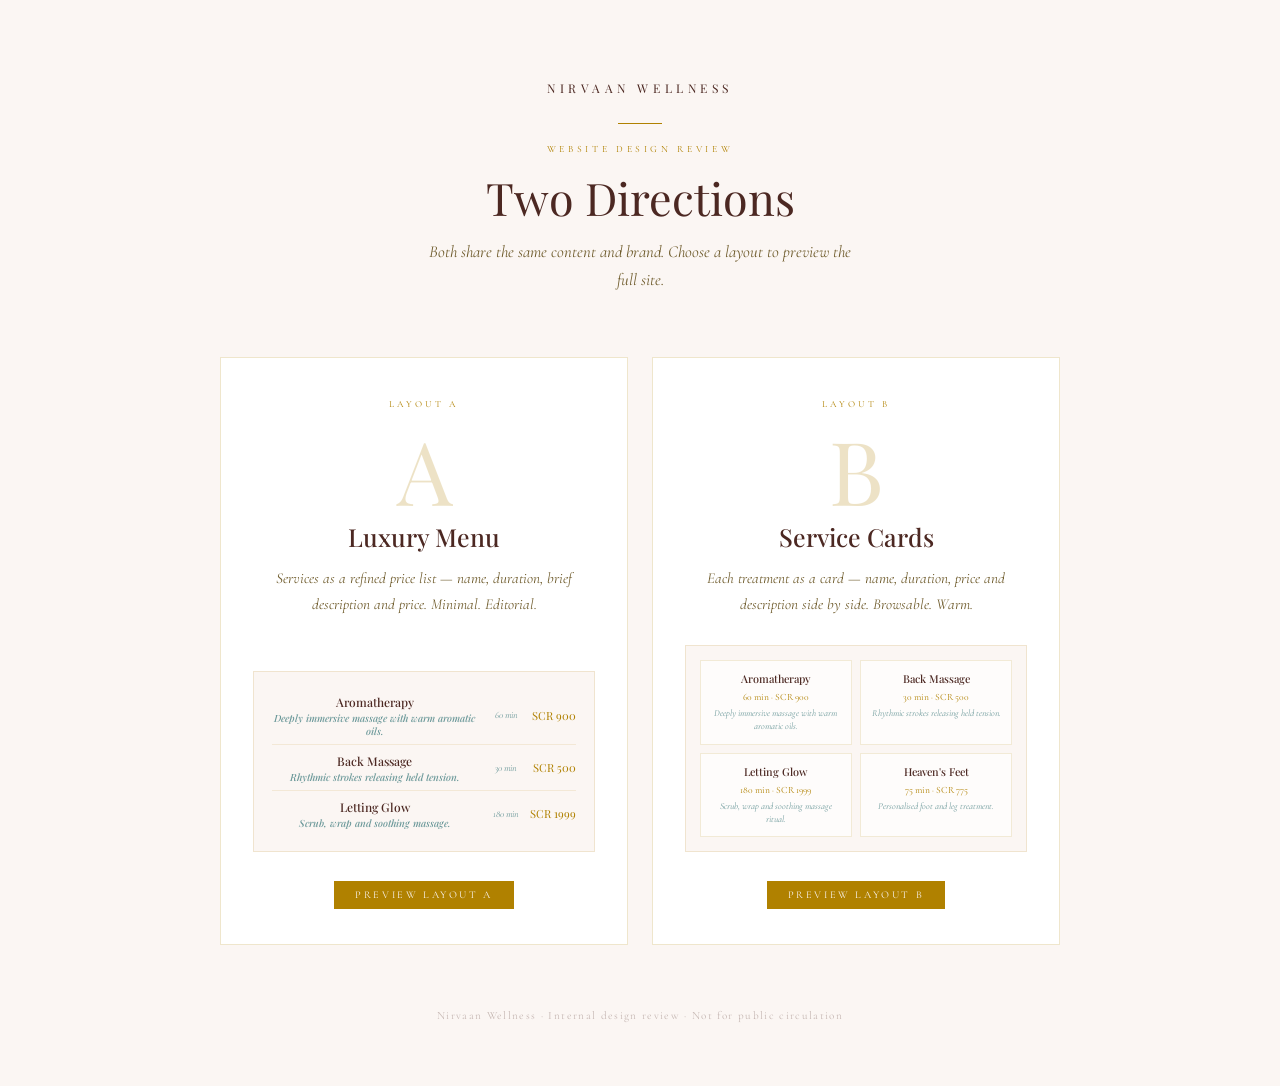
<file: index.html>
<!DOCTYPE html>
<html lang="en">
<head>
  <meta charset="UTF-8" />
  <meta name="viewport" content="width=device-width, initial-scale=1.0" />
  <title>Nirvaan Wellness — Design Review</title>
  <meta name="robots" content="noindex, nofollow" />
  <link rel="preconnect" href="https://fonts.googleapis.com" />
  <link rel="preconnect" href="https://fonts.gstatic.com" crossorigin />
  <link href="https://fonts.googleapis.com/css2?family=Cormorant+Garamond:ital,wght@0,300;0,400;1,300;1,400&family=Playfair+Display:wght@400;500&display=swap" rel="stylesheet" />
  <style>
    *, *::before, *::after { box-sizing: border-box; margin: 0; padding: 0; }

    :root {
      --gold:       #b08100;
      --gold-light: #c19320;
      --cream:      #fbf6f3;
      --parchment:  #f0e3c2;
      --brown-dark: #4c2822;
      --brown-mid:  #705d2e;
    }

    html { font-size: 16px; }

    body {
      font-family: 'Cormorant Garamond', serif;
      background: var(--cream);
      color: var(--brown-dark);
      min-height: 100vh;
      display: flex;
      flex-direction: column;
      align-items: center;
      padding: 5rem 24px 4rem;
    }

    .wordmark {
      font-family: 'Playfair Display', serif;
      font-size: 0.75rem;
      font-weight: 400;
      letter-spacing: 0.38em;
      text-transform: uppercase;
      color: var(--brown-dark);
      text-align: center;
      margin-bottom: 0.5rem;
    }

    .rule {
      width: 44px;
      height: 1px;
      background: var(--gold);
      margin: 1.2rem auto 1.2rem;
    }

    .intro-label {
      font-size: 0.6rem;
      letter-spacing: 0.38em;
      text-transform: uppercase;
      color: var(--gold);
      text-align: center;
      margin-bottom: 1rem;
    }

    h1 {
      font-family: 'Playfair Display', serif;
      font-size: clamp(1.8rem, 5vw, 2.8rem);
      font-weight: 400;
      text-align: center;
      color: var(--brown-dark);
      line-height: 1.2;
      margin-bottom: 0.8rem;
    }

    .subtitle {
      font-style: italic;
      font-size: 1.05rem;
      color: var(--brown-mid);
      text-align: center;
      max-width: 440px;
      line-height: 1.65;
      margin-bottom: 4rem;
    }

    .options {
      display: grid;
      grid-template-columns: 1fr 1fr;
      gap: 1.5rem;
      width: 100%;
      max-width: 840px;
    }

    .option-card {
      border: 1px solid rgba(176, 129, 0, 0.2);
      background: #fff;
      padding: 2.5rem 2rem 2.2rem;
      text-align: center;
      text-decoration: none;
      color: inherit;
      display: flex;
      flex-direction: column;
      align-items: center;
      gap: 0;
      transition: border-color 0.25s, box-shadow 0.25s;
      position: relative;
    }

    .option-card:hover {
      border-color: var(--gold);
      box-shadow: 0 6px 32px rgba(176, 129, 0, 0.1);
    }

    .option-badge {
      font-size: 0.58rem;
      letter-spacing: 0.35em;
      text-transform: uppercase;
      color: var(--gold);
      margin-bottom: 1rem;
    }

    .option-letter {
      font-family: 'Playfair Display', serif;
      font-size: clamp(3.5rem, 8vw, 5.5rem);
      font-weight: 400;
      color: var(--gold);
      opacity: 0.22;
      line-height: 1;
      margin-bottom: 0.5rem;
    }

    .option-name {
      font-family: 'Playfair Display', serif;
      font-size: clamp(1.2rem, 2.5vw, 1.55rem);
      font-weight: 500;
      color: var(--brown-dark);
      margin-bottom: 0.9rem;
      line-height: 1.2;
    }

    .option-desc {
      font-size: 0.95rem;
      font-style: italic;
      color: var(--brown-mid);
      line-height: 1.65;
      margin-bottom: 1.8rem;
      flex: 1;
    }

    .option-preview {
      width: 100%;
      border: 1px solid rgba(176, 129, 0, 0.15);
      margin-bottom: 1.8rem;
      overflow: hidden;
      background: var(--cream);
    }

    /* Mini table preview */
    .preview-table {
      width: 100%;
      border-collapse: collapse;
      padding: 1rem 1.2rem;
      display: block;
    }

    .preview-table-inner {
      width: 100%;
      border-collapse: collapse;
    }

    .preview-table-inner tr { border-bottom: 1px solid rgba(176,129,0,0.12); }
    .preview-table-inner tr:last-child { border-bottom: none; }

    .preview-table-inner td {
      padding: 0.45rem 0;
      font-size: 0.72rem;
      color: var(--brown-dark);
    }

    .preview-table-inner .p-name {
      font-family: 'Playfair Display', serif;
      font-size: 0.75rem;
      font-weight: 500;
      padding-right: 1rem;
    }

    .preview-table-inner .p-desc {
      display: block;
      font-style: italic;
      font-size: 0.62rem;
      color: #699798;
      margin-top: 0.1rem;
    }

    .preview-table-inner .p-dur {
      font-style: italic;
      font-size: 0.6rem;
      color: #699798;
      white-space: nowrap;
      padding-right: 0.75rem;
    }

    .preview-table-inner .p-price {
      font-family: 'Playfair Display', serif;
      font-size: 0.7rem;
      color: var(--gold);
      white-space: nowrap;
      text-align: right;
    }

    /* Mini cards preview */
    .preview-cards {
      padding: 0.85rem;
      display: grid;
      grid-template-columns: 1fr 1fr;
      gap: 0.5rem;
    }

    .preview-card {
      border: 1px solid rgba(176,129,0,0.15);
      background: rgba(255,255,255,0.7);
      padding: 0.65rem 0.6rem;
    }

    .preview-card .pc-name {
      font-family: 'Playfair Display', serif;
      font-size: 0.68rem;
      font-weight: 500;
      color: var(--brown-dark);
      margin-bottom: 0.3rem;
    }

    .preview-card .pc-price {
      font-size: 0.6rem;
      color: var(--gold);
    }

    .preview-card .pc-desc {
      font-style: italic;
      font-size: 0.58rem;
      color: #699798;
      margin-top: 0.25rem;
      line-height: 1.4;
    }

    .option-cta {
      display: inline-block;
      font-family: 'Cormorant Garamond', serif;
      font-size: 0.65rem;
      letter-spacing: 0.25em;
      text-transform: uppercase;
      color: var(--cream);
      background: var(--gold);
      padding: 0.75em 2em;
      transition: background 0.2s;
      border: none;
      cursor: pointer;
      margin-top: auto;
    }

    .option-cta:hover { background: #936100; }

    .footer-note {
      margin-top: 4rem;
      font-size: 0.7rem;
      letter-spacing: 0.12em;
      color: rgba(76, 40, 34, 0.3);
      text-align: center;
    }

    @media (max-width: 600px) {
      body { padding: 3.5rem 20px 3rem; }
      .options { grid-template-columns: 1fr; max-width: 420px; }
      .subtitle { margin-bottom: 2.8rem; }
    }
  </style>
</head>
<body>

  <p class="wordmark">Nirvaan Wellness</p>
  <div class="rule"></div>
  <p class="intro-label">Website Design Review</p>
  <h1>Two Directions</h1>
  <p class="subtitle">Both share the same content and brand. Choose a layout to preview the full site.</p>

  <div class="options">

    <a href="table/" class="option-card">
      <p class="option-badge">Layout A</p>
      <p class="option-letter">A</p>
      <p class="option-name">Luxury Menu</p>
      <p class="option-desc">Services as a refined price list — name, duration, brief description and price. Minimal. Editorial.</p>
      <div class="option-preview">
        <div class="preview-table" style="padding: 0.9rem 1.1rem;">
          <table class="preview-table-inner">
            <tr>
              <td class="p-name">Aromatherapy<span class="p-desc">Deeply immersive massage with warm aromatic oils.</span></td>
              <td class="p-dur">60 min</td>
              <td class="p-price">SCR 900</td>
            </tr>
            <tr>
              <td class="p-name">Back Massage<span class="p-desc">Rhythmic strokes releasing held tension.</span></td>
              <td class="p-dur">30 min</td>
              <td class="p-price">SCR 500</td>
            </tr>
            <tr>
              <td class="p-name">Letting Glow<span class="p-desc">Scrub, wrap and soothing massage.</span></td>
              <td class="p-dur">180 min</td>
              <td class="p-price">SCR 1999</td>
            </tr>
          </table>
        </div>
      </div>
      <span class="option-cta">Preview Layout A</span>
    </a>

    <a href="cards/" class="option-card">
      <p class="option-badge">Layout B</p>
      <p class="option-letter">B</p>
      <p class="option-name">Service Cards</p>
      <p class="option-desc">Each treatment as a card — name, duration, price and description side by side. Browsable. Warm.</p>
      <div class="option-preview">
        <div class="preview-cards">
          <div class="preview-card">
            <p class="pc-name">Aromatherapy</p>
            <p class="pc-price">60 min · SCR 900</p>
            <p class="pc-desc">Deeply immersive massage with warm aromatic oils.</p>
          </div>
          <div class="preview-card">
            <p class="pc-name">Back Massage</p>
            <p class="pc-price">30 min · SCR 500</p>
            <p class="pc-desc">Rhythmic strokes releasing held tension.</p>
          </div>
          <div class="preview-card">
            <p class="pc-name">Letting Glow</p>
            <p class="pc-price">180 min · SCR 1999</p>
            <p class="pc-desc">Scrub, wrap and soothing massage ritual.</p>
          </div>
          <div class="preview-card">
            <p class="pc-name">Heaven's Feet</p>
            <p class="pc-price">75 min · SCR 775</p>
            <p class="pc-desc">Personalised foot and leg treatment.</p>
          </div>
        </div>
      </div>
      <span class="option-cta">Preview Layout B</span>
    </a>

  </div>

  <p class="footer-note">Nirvaan Wellness · Internal design review · Not for public circulation</p>

</body>
</html>
</file>
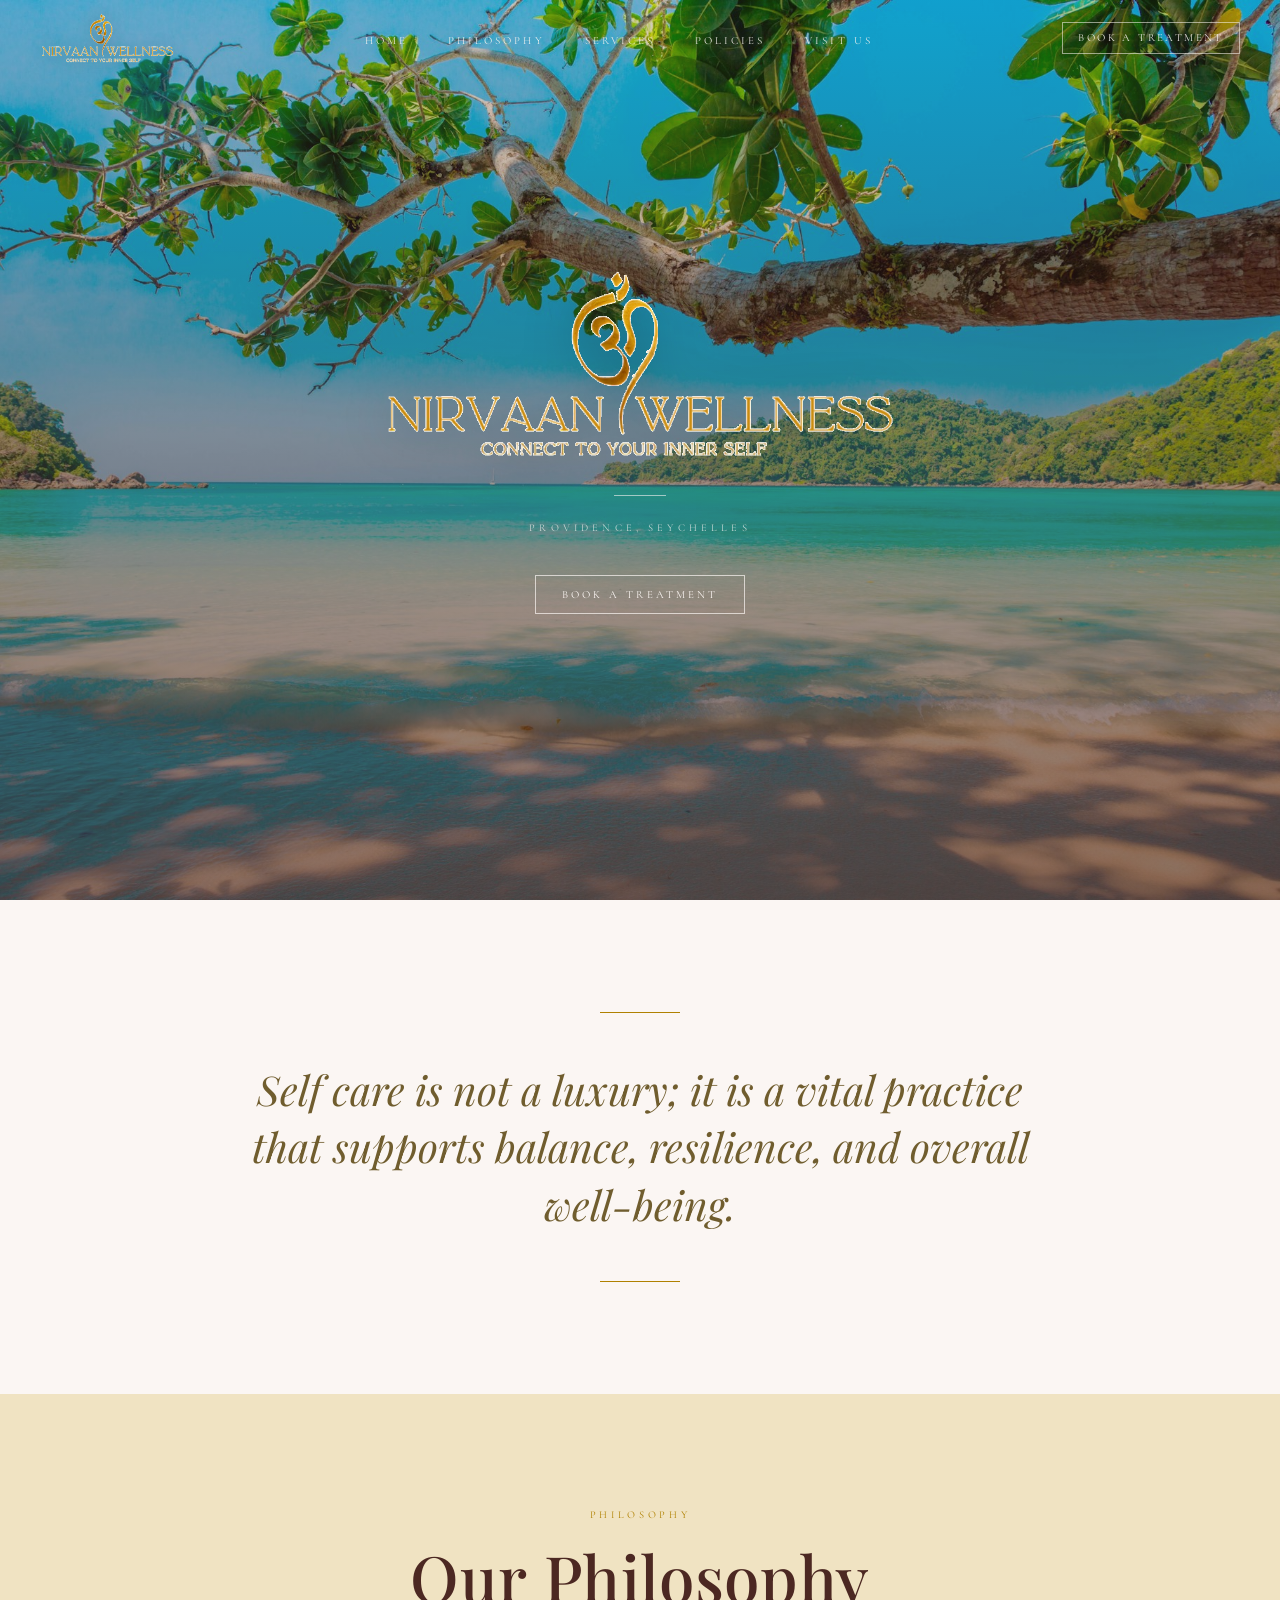
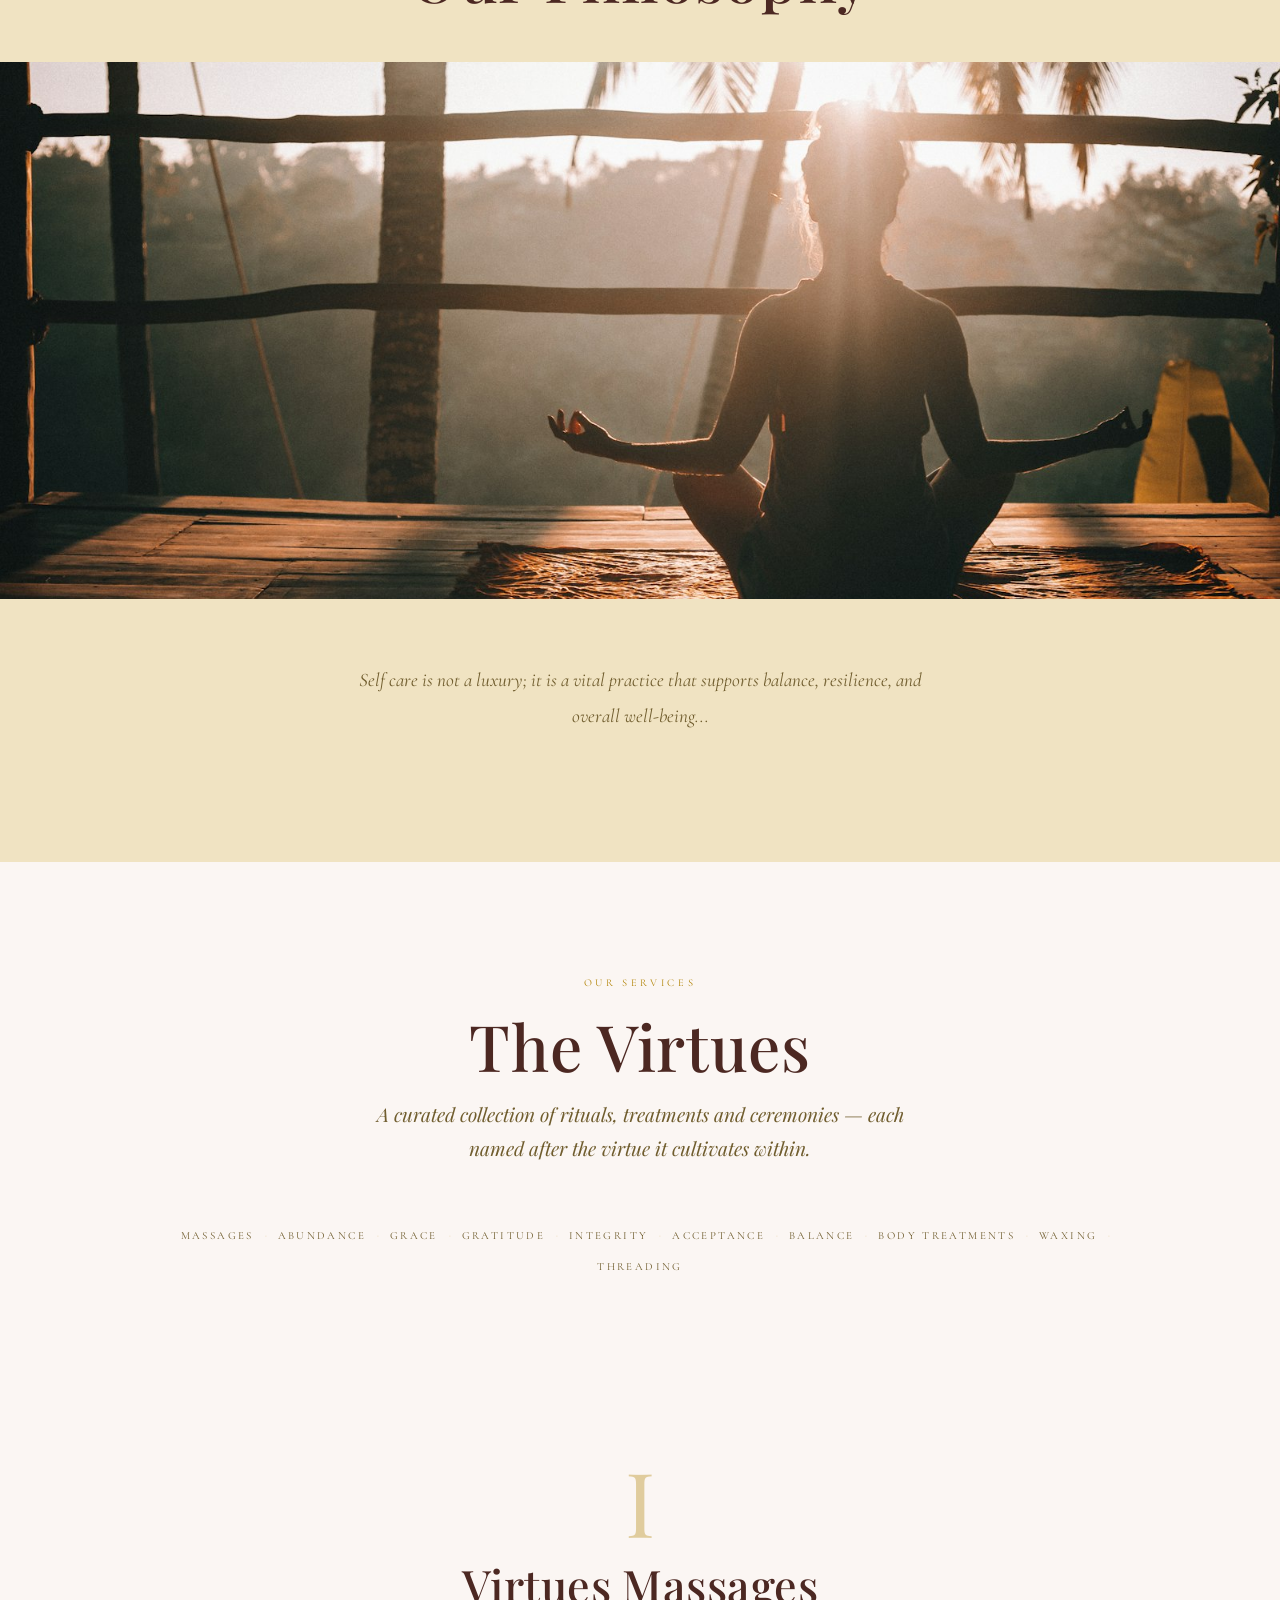
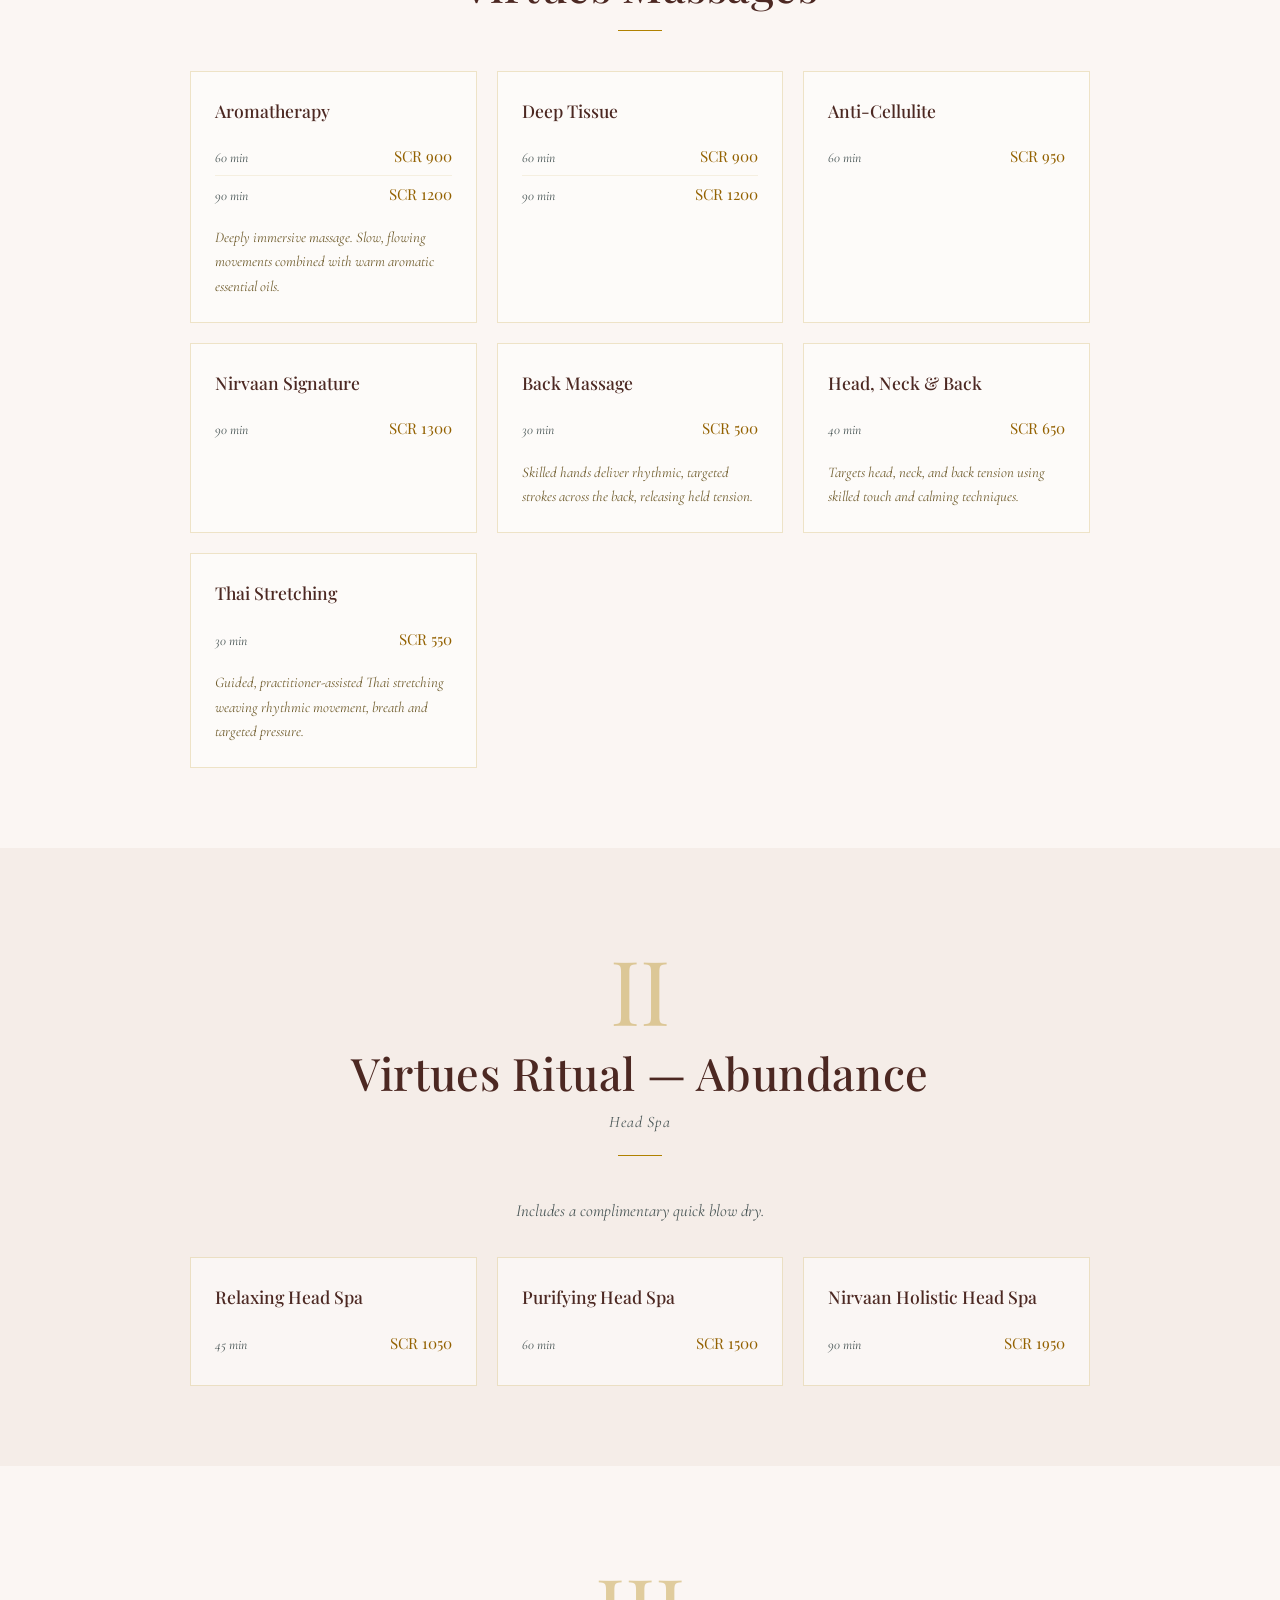
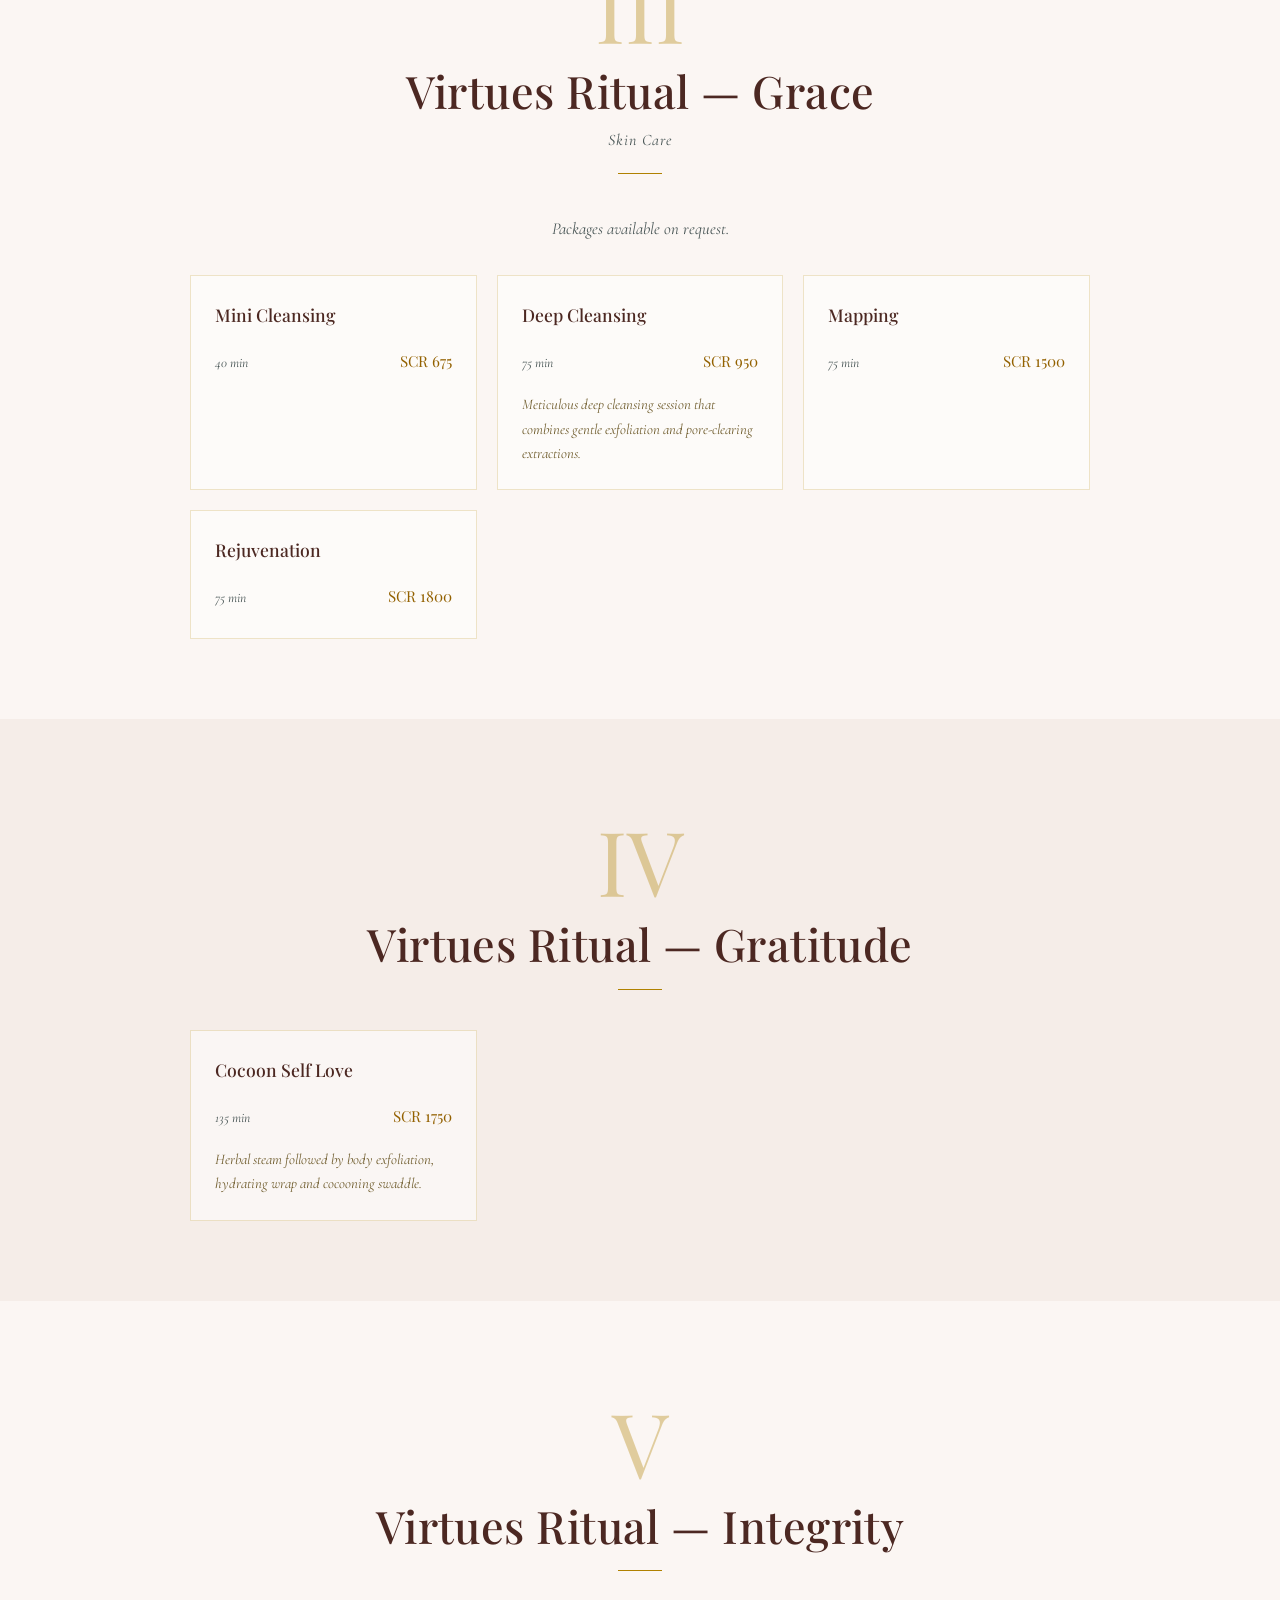
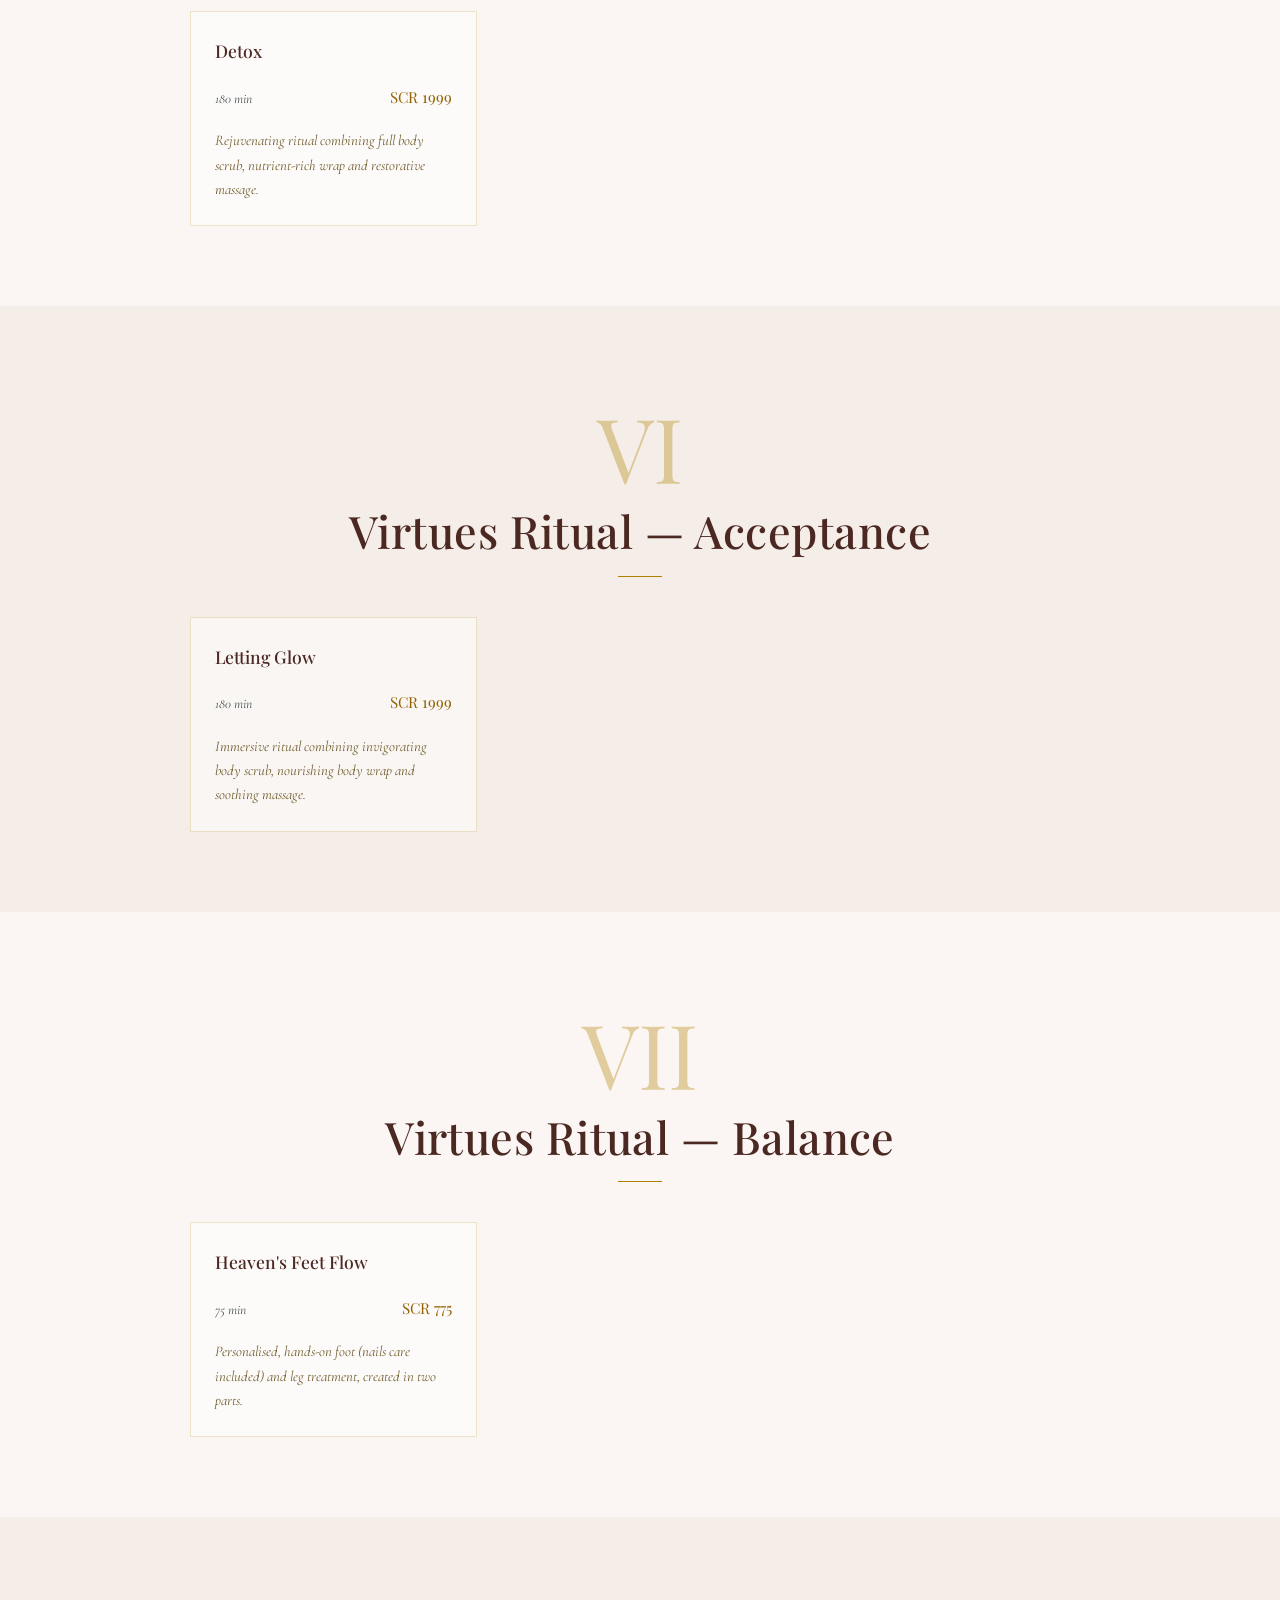
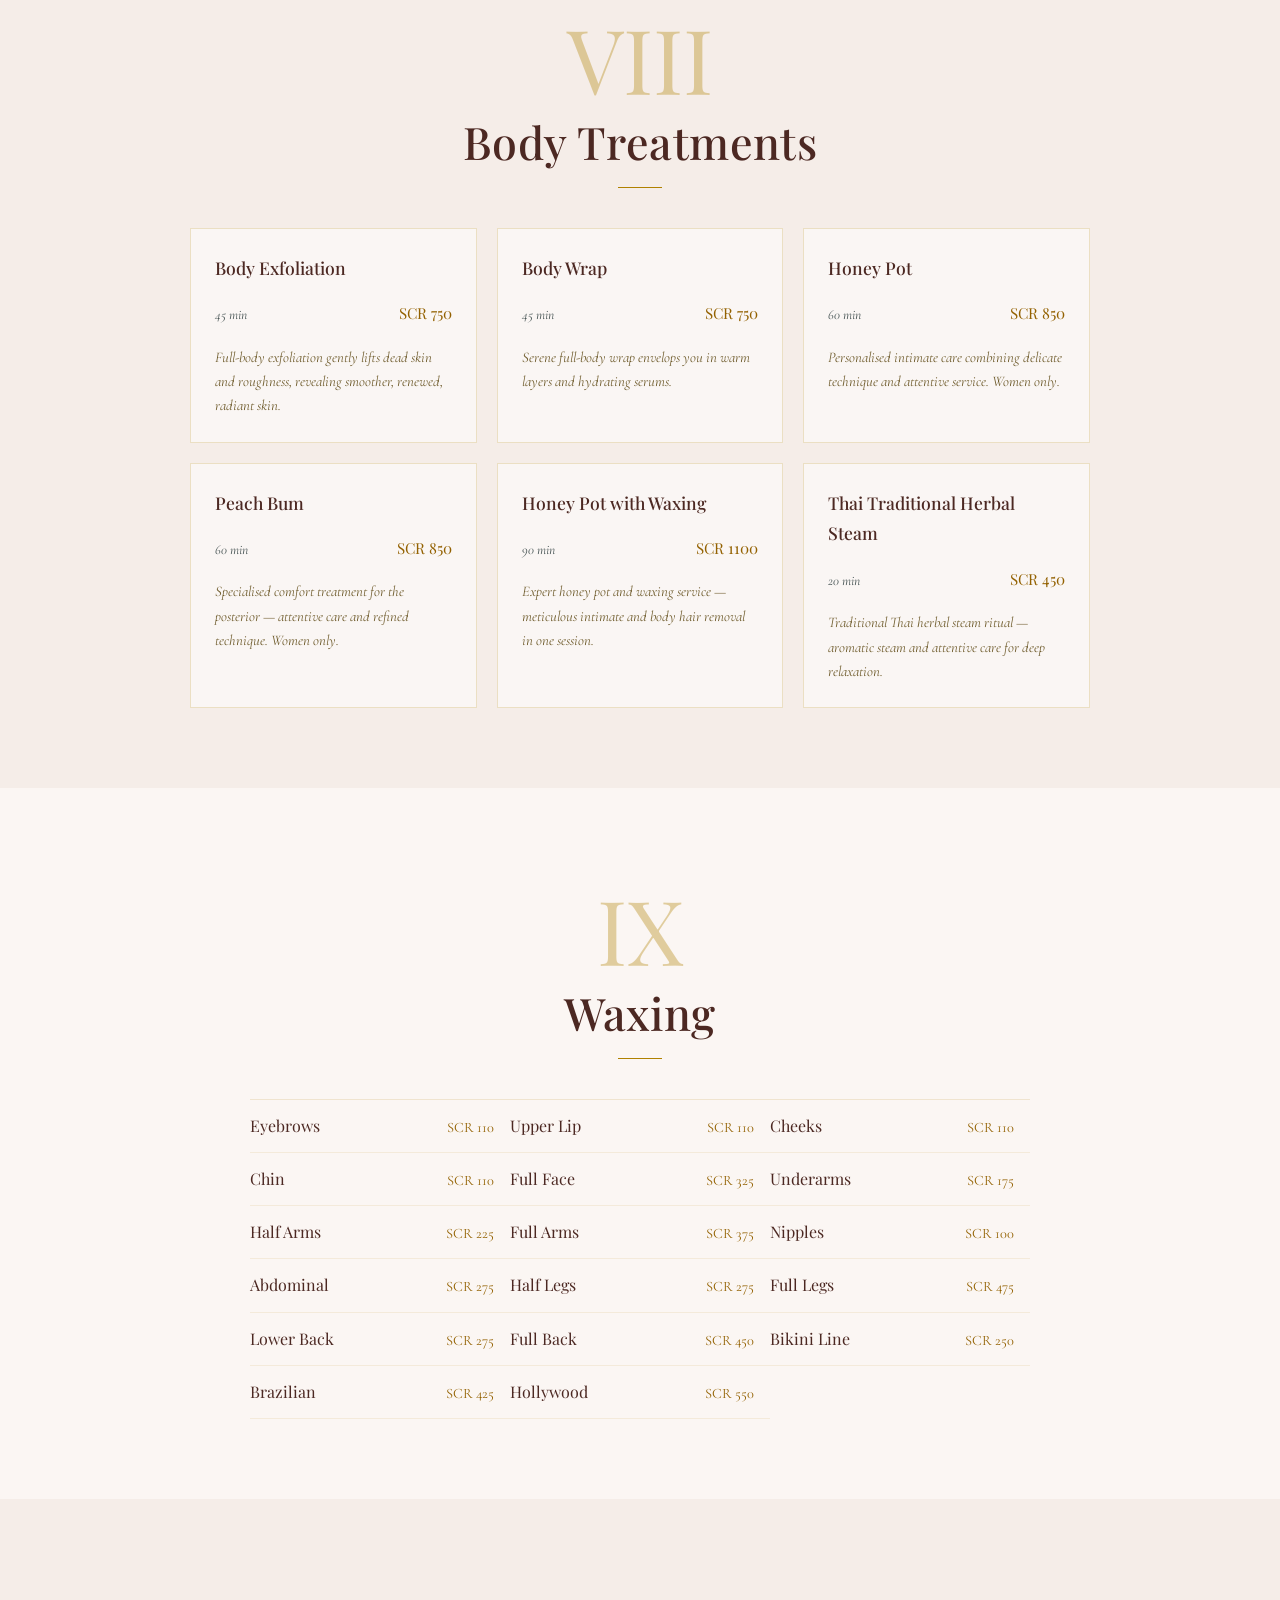
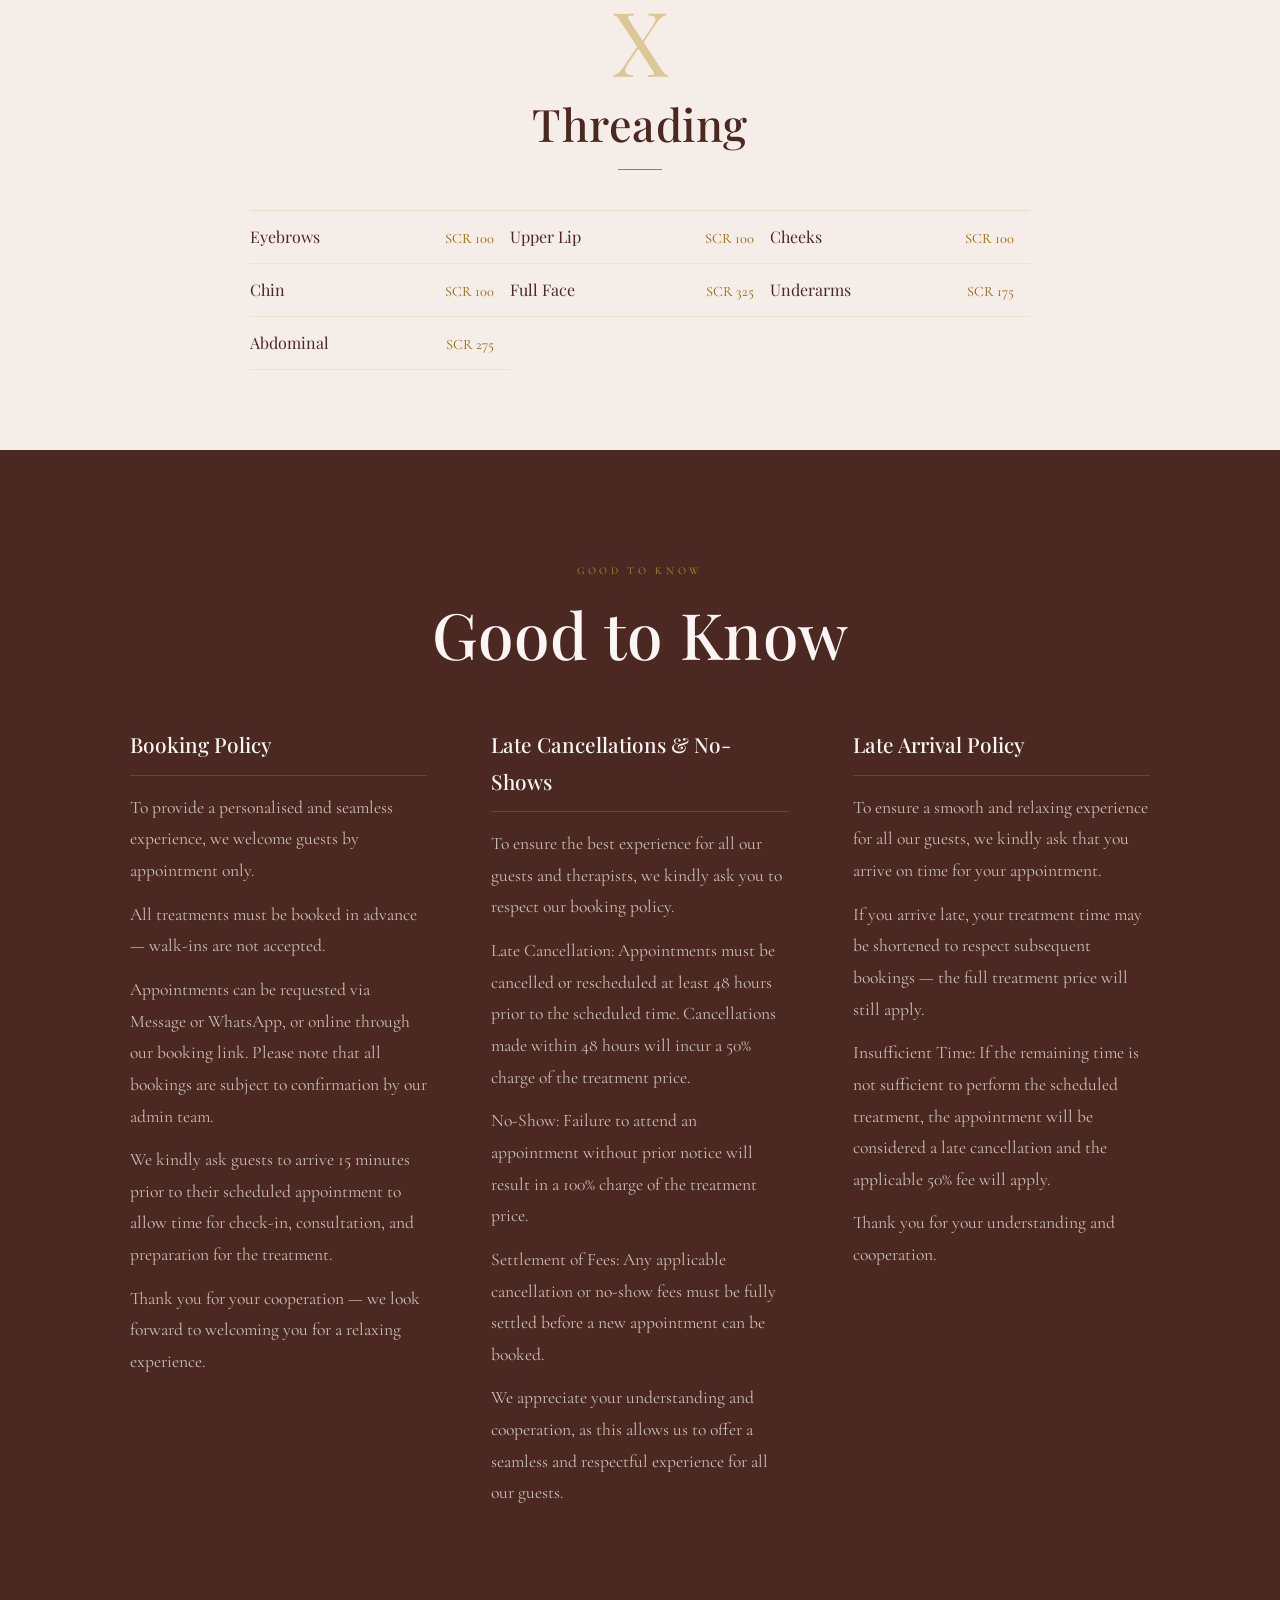
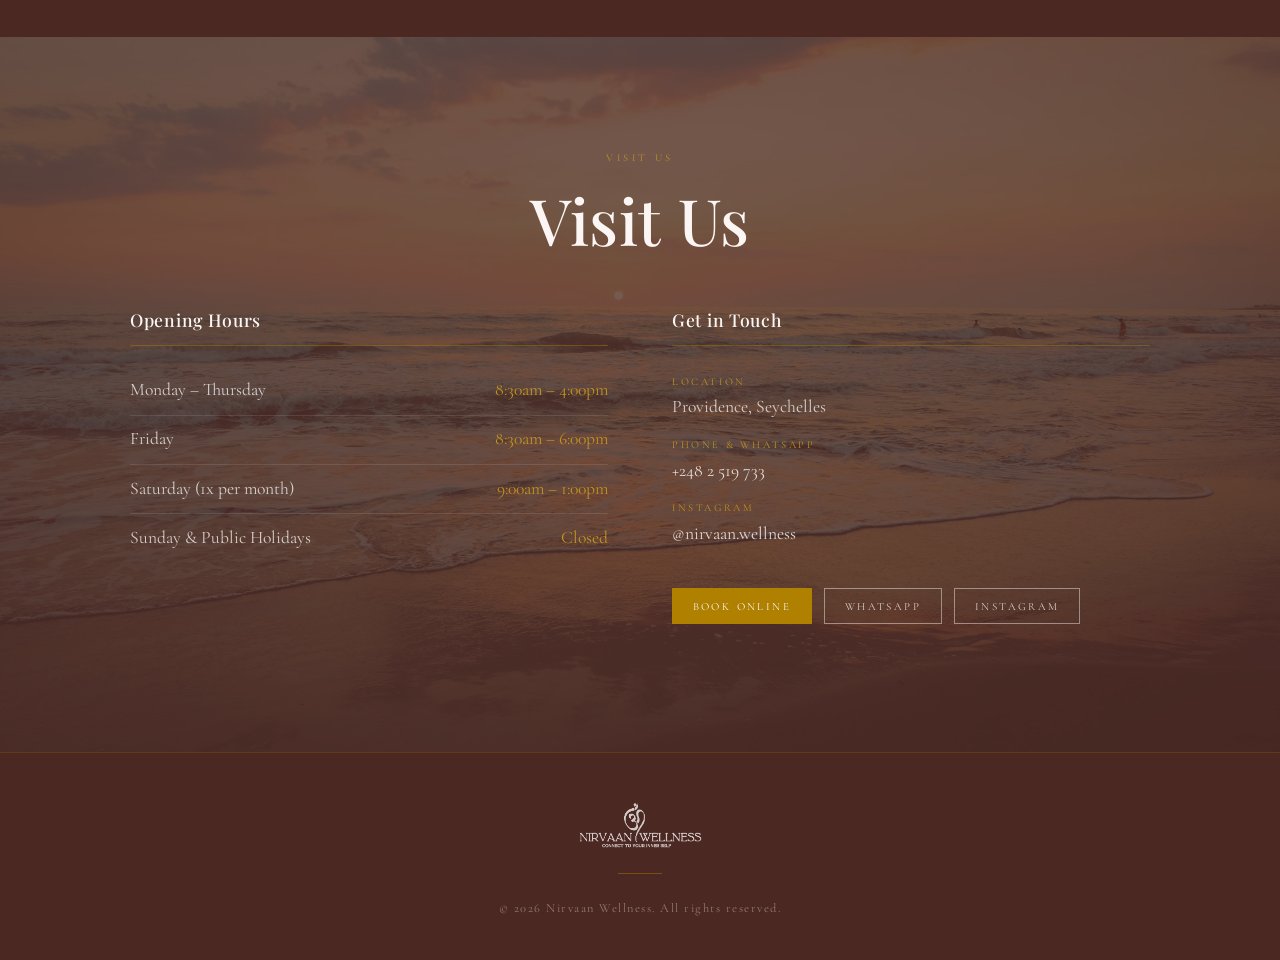
<file: cards/index.html>
<!DOCTYPE html>
<html lang="en">
<head>
  <meta charset="UTF-8" />
  <meta name="viewport" content="width=device-width, initial-scale=1.0" />
  <title>Nirvaan Wellness</title>
  <meta name="description" content="Nirvaan Wellness — Connect to Your Inner Self. Massages, holistic rituals, skin care and body treatments in Providence, Seychelles." />
  <meta name="author" content="Upper Deck Studio" />
  <meta name="robots" content="noindex, nofollow" />
  <!-- Designed & built by Upper Deck Studio · A388 -->
  <link rel="icon" href="../assets/logo.png" type="image/png" />
  <link rel="preconnect" href="https://fonts.googleapis.com" />
  <link rel="preconnect" href="https://fonts.gstatic.com" crossorigin />
  <link href="https://fonts.googleapis.com/css2?family=Cormorant+Garamond:ital,wght@0,300;0,400;0,500;1,300;1,400;1,500&family=Playfair+Display:ital,wght@0,400;0,500;0,700;1,400&display=swap" rel="stylesheet" />
  <link rel="stylesheet" href="../styles.css" />
</head>
<body>

  <header class="site-header" id="site-header">
    <a href="#home" class="brand">
      <img src="../assets/logo.png" alt="Nirvaan Wellness" class="brand-logo" />
    </a>
    <nav class="main-nav" id="main-nav">
      <ul id="nav-links"></ul>
    </nav>
    <div class="header-right">
      <a href="#" class="header-cta" id="header-cta" target="_blank" rel="noopener">Book a Treatment</a>
      <button class="nav-toggle" id="nav-toggle" aria-label="Open navigation" aria-expanded="false">
        <span></span><span></span><span></span>
      </button>
    </div>
  </header>
  <div class="nav-backdrop" id="nav-backdrop"></div>

  <section class="hero" id="home">
    <div class="hero-bg" id="hero-bg"></div>
    <div class="hero-overlay"></div>
    <div class="hero-content">
      <img src="../assets/logo.png" alt="Nirvaan Wellness" class="hero-logo" />
      <div class="hero-rule"></div>
      <p class="hero-tagline" id="hero-tagline"></p>
      <a href="#" class="btn-hero" id="hero-cta" target="_blank" rel="noopener">Book a Treatment</a>
      <p class="hero-secondary" id="hero-secondary"></p>
    </div>
  </section>

  <section class="manifesto" id="manifesto">
    <div class="manifesto-rule"></div>
    <blockquote class="manifesto-quote" id="manifesto-quote"></blockquote>
    <div class="manifesto-rule"></div>
  </section>

  <section class="philosophy" id="philosophy">
    <div class="container">
      <p class="section-label">Philosophy</p>
      <h2 id="philosophy-heading"></h2>
    </div>
    <div class="philosophy-image">
      <img id="philosophy-img" src="" alt="Meditation at sunrise" loading="lazy" />
    </div>
    <div class="container">
      <div class="philosophy-text" id="philosophy-paragraphs"></div>
    </div>
  </section>

  <section class="virtues-intro" id="virtues">
    <div class="container">
      <p class="section-label">Our Services</p>
      <h2 class="virtues-heading" id="virtues-heading"></h2>
      <p class="virtues-intro-text" id="virtues-intro-text"></p>
      <nav class="chapter-nav" id="chapter-nav"></nav>
    </div>
  </section>

  <div id="service-chapters"></div>

  <section class="policies" id="policies">
    <div class="container">
      <p class="section-label">Good to Know</p>
      <h2>Good to Know</h2>
      <div class="policies-grid" id="policies-list"></div>
    </div>
  </section>

  <section class="contact" id="contact">
    <div class="contact-bg" id="contact-bg"></div>
    <div class="contact-overlay"></div>
    <div class="container contact-inner">
      <p class="section-label section-label--light">Visit Us</p>
      <h2 class="contact-heading">Visit Us</h2>
      <div class="contact-grid">
        <div class="contact-col">
          <h3>Opening Hours</h3>
          <table class="hours-table" id="hours-table"></table>
        </div>
        <div class="contact-col">
          <h3>Get in Touch</h3>
          <ul class="contact-details" id="contact-details"></ul>
          <div class="contact-actions" id="contact-actions"></div>
        </div>
      </div>
    </div>
  </section>

  <footer class="site-footer">
    <div class="container footer-inner">
      <img src="../assets/logo.png" alt="Nirvaan Wellness" class="footer-logo" loading="lazy" />
      <div class="footer-rule"></div>
      <p id="footer-text"></p>
    </div>
  </footer>

  <div class="fab" id="fab"></div>

  <script>
    window.NIRVAAN_LAYOUT  = 'cards';
    window.NIRVAAN_CONTENT = '../content.json';
    window.NIRVAAN_BASE    = '../';
  </script>
  <script src="../app.js"></script>
</body>
</html>
</file>
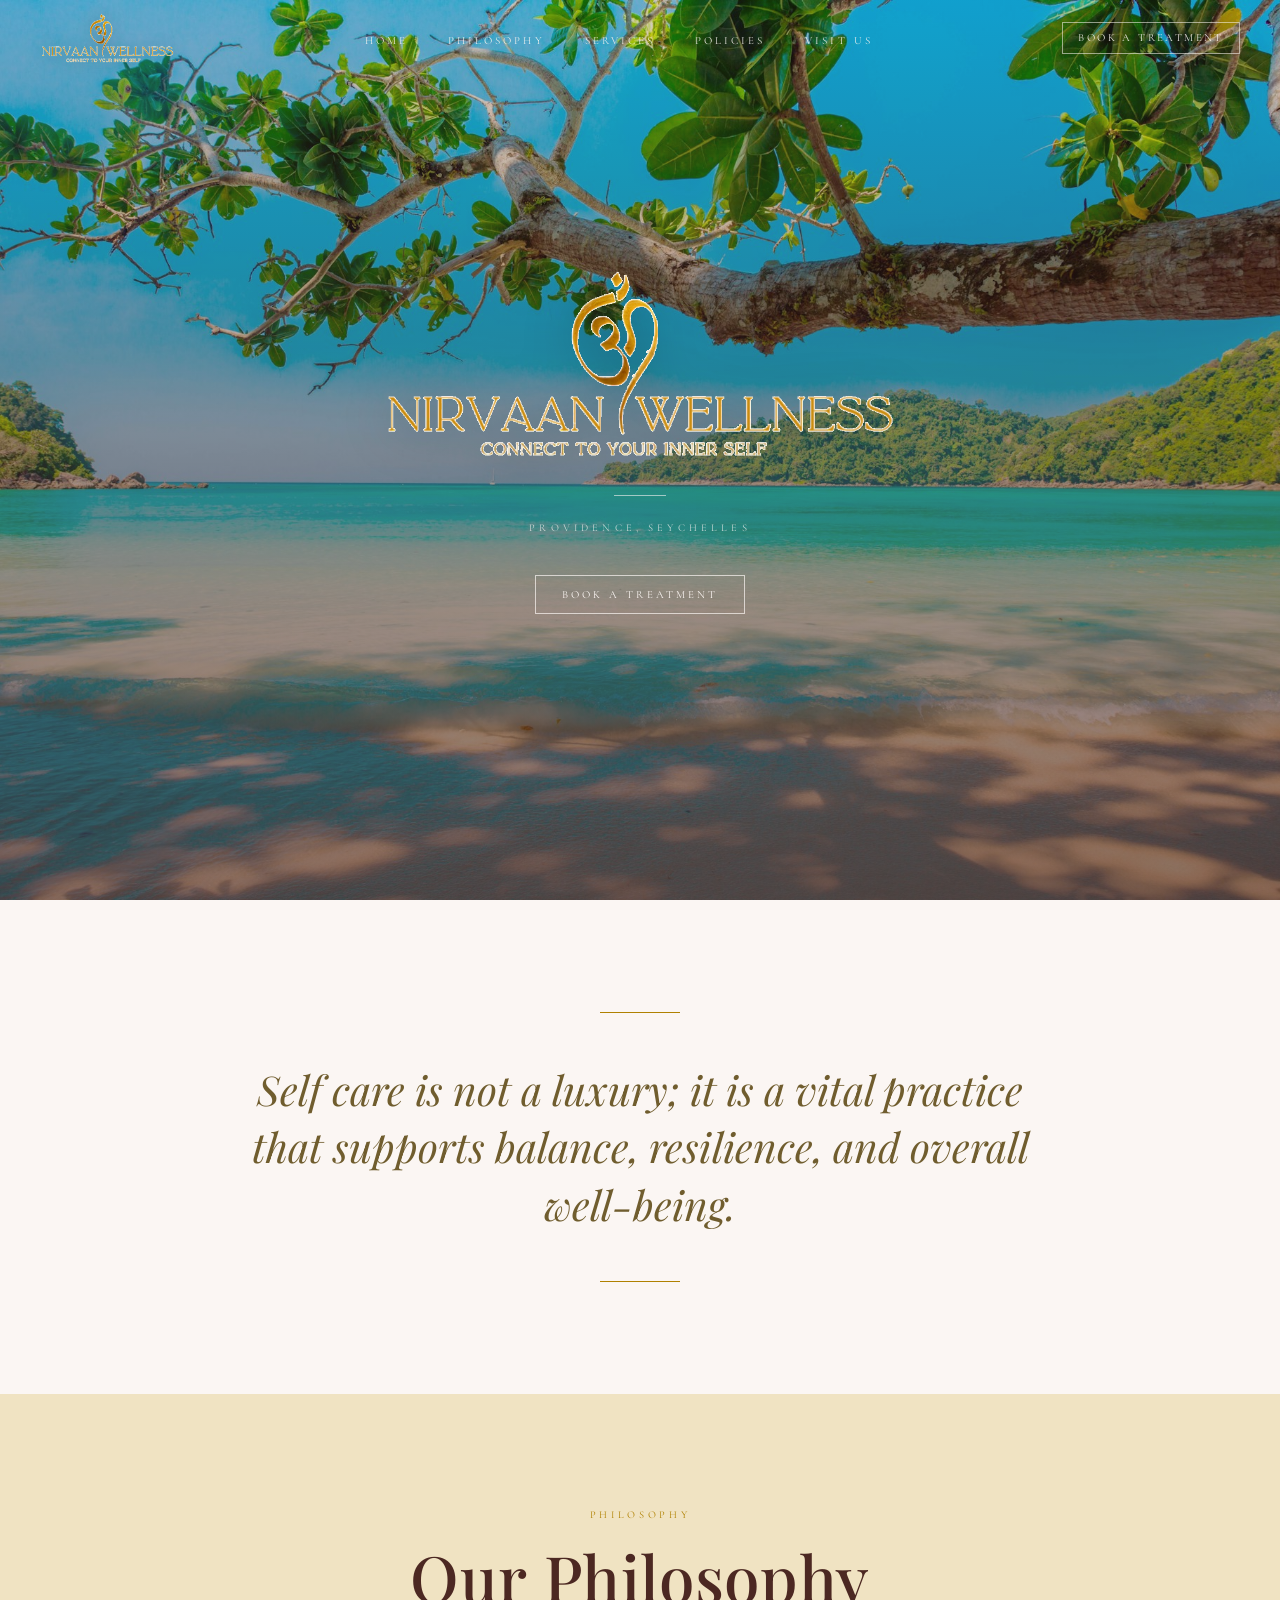
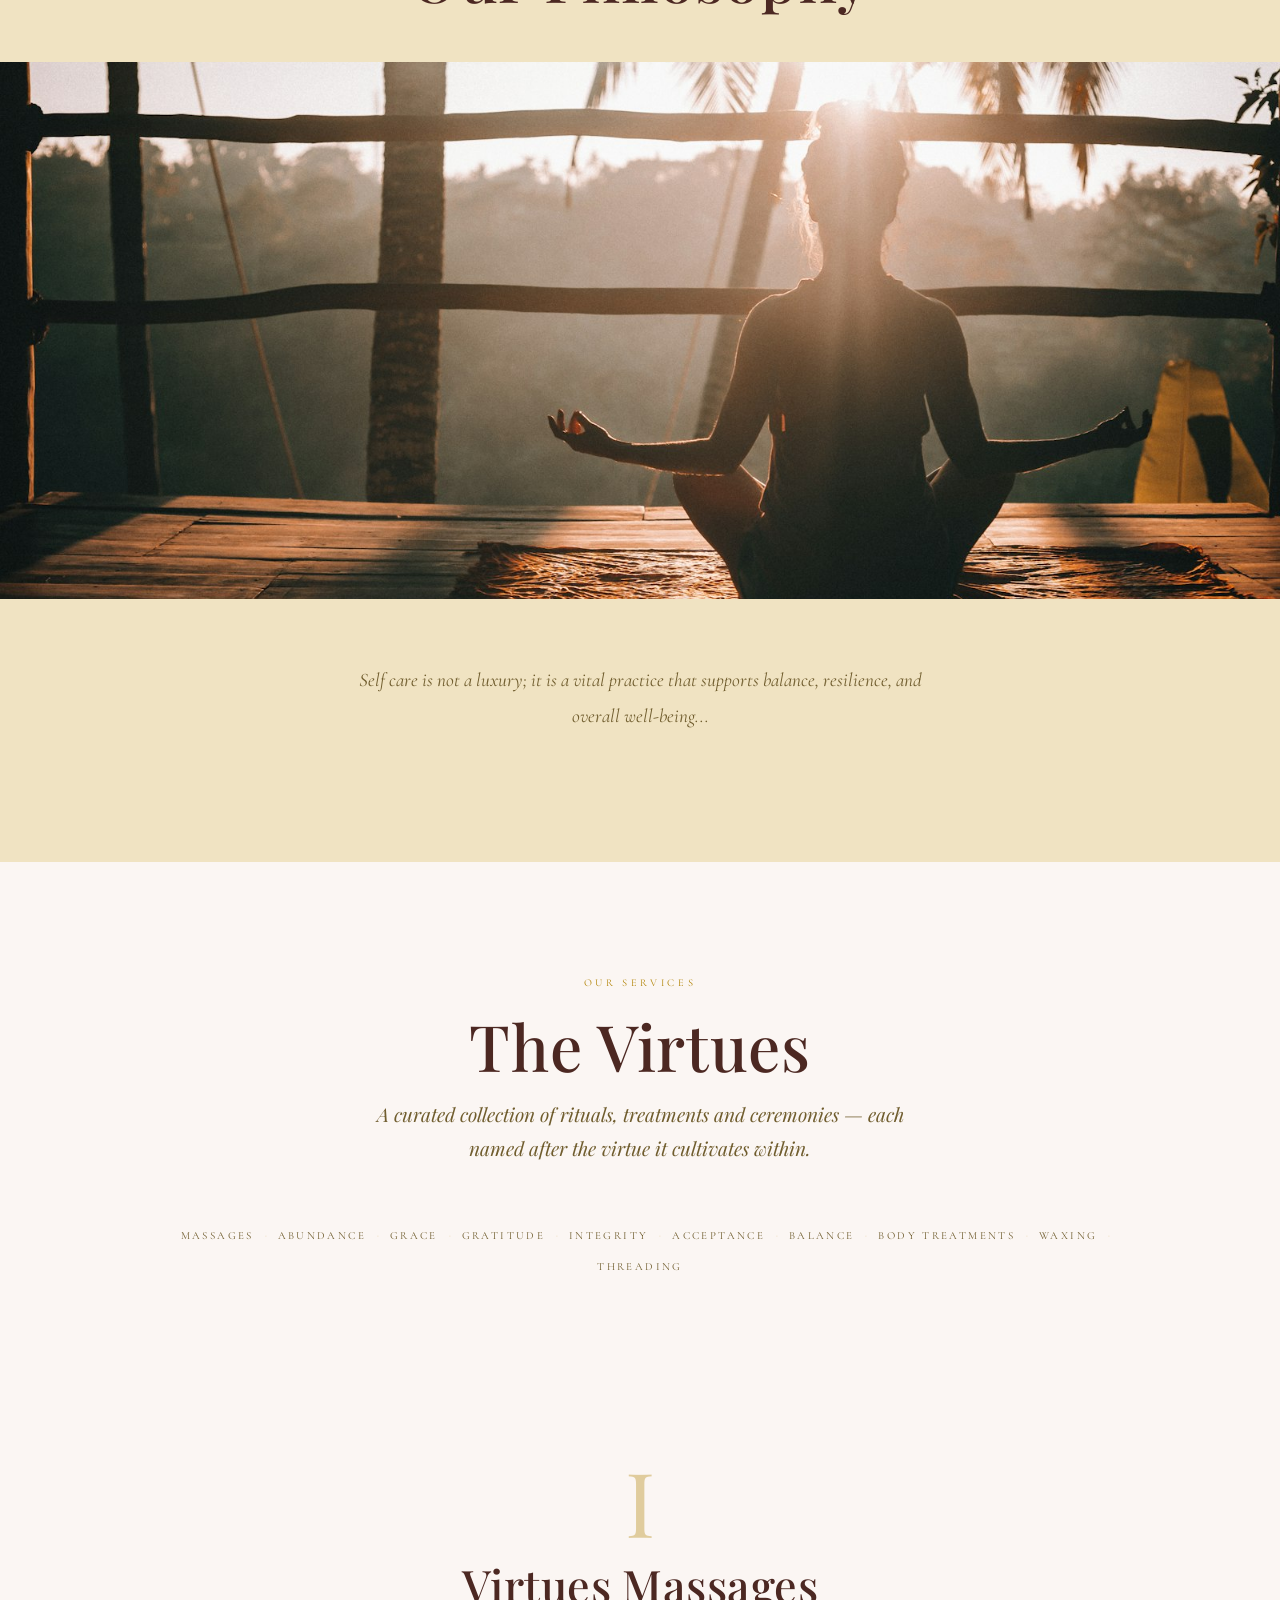
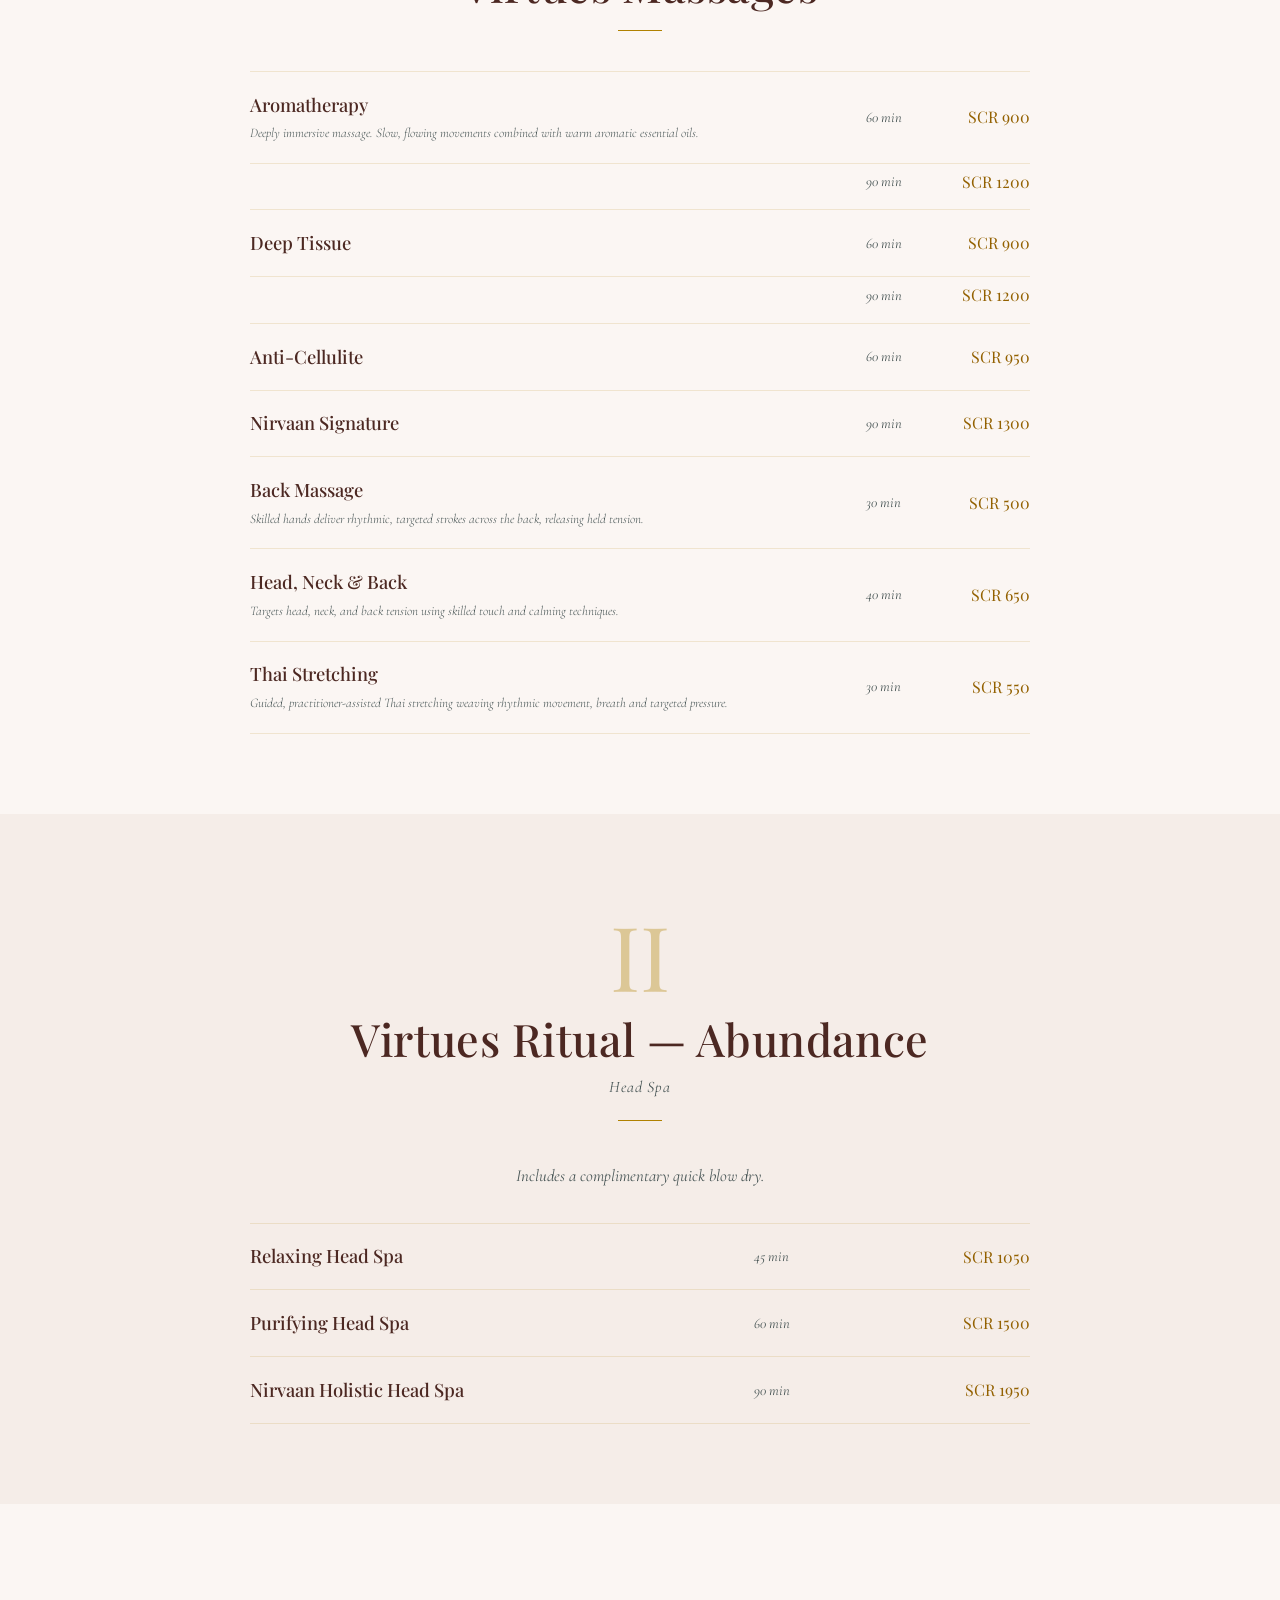
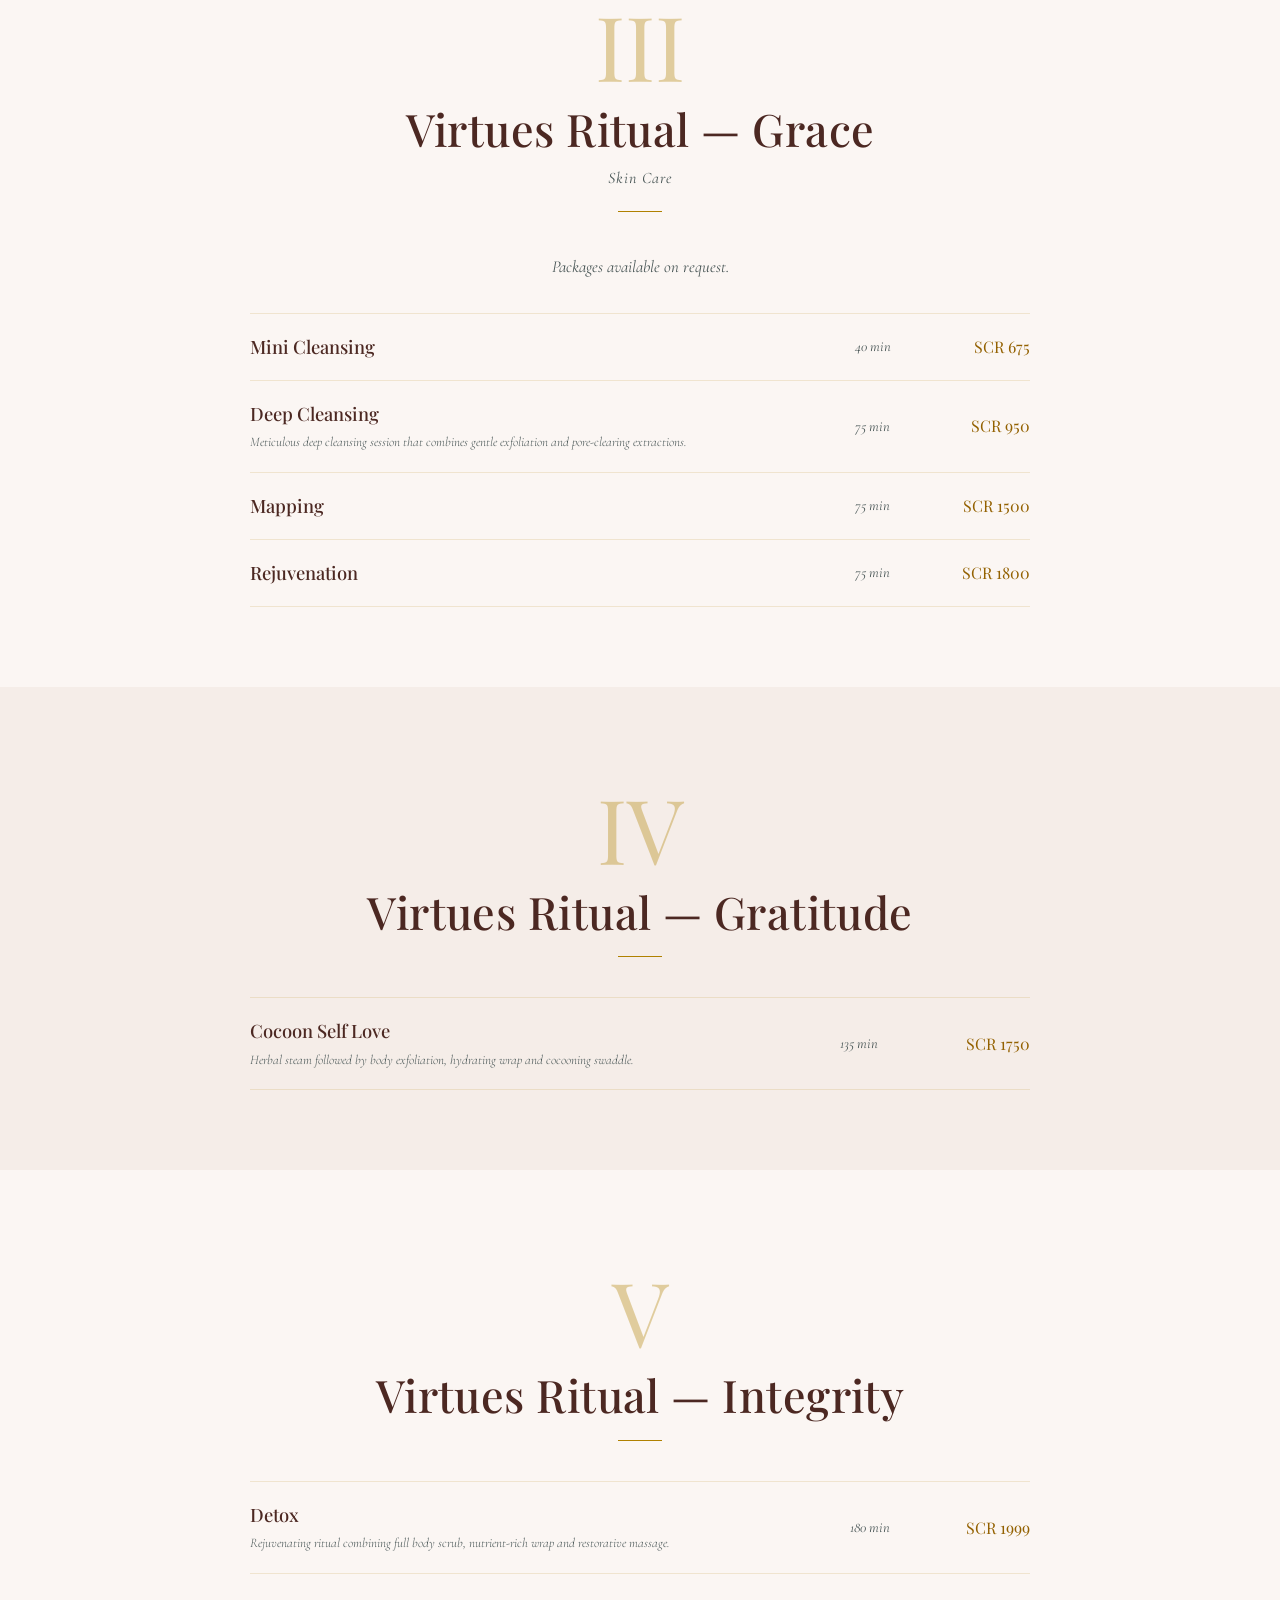
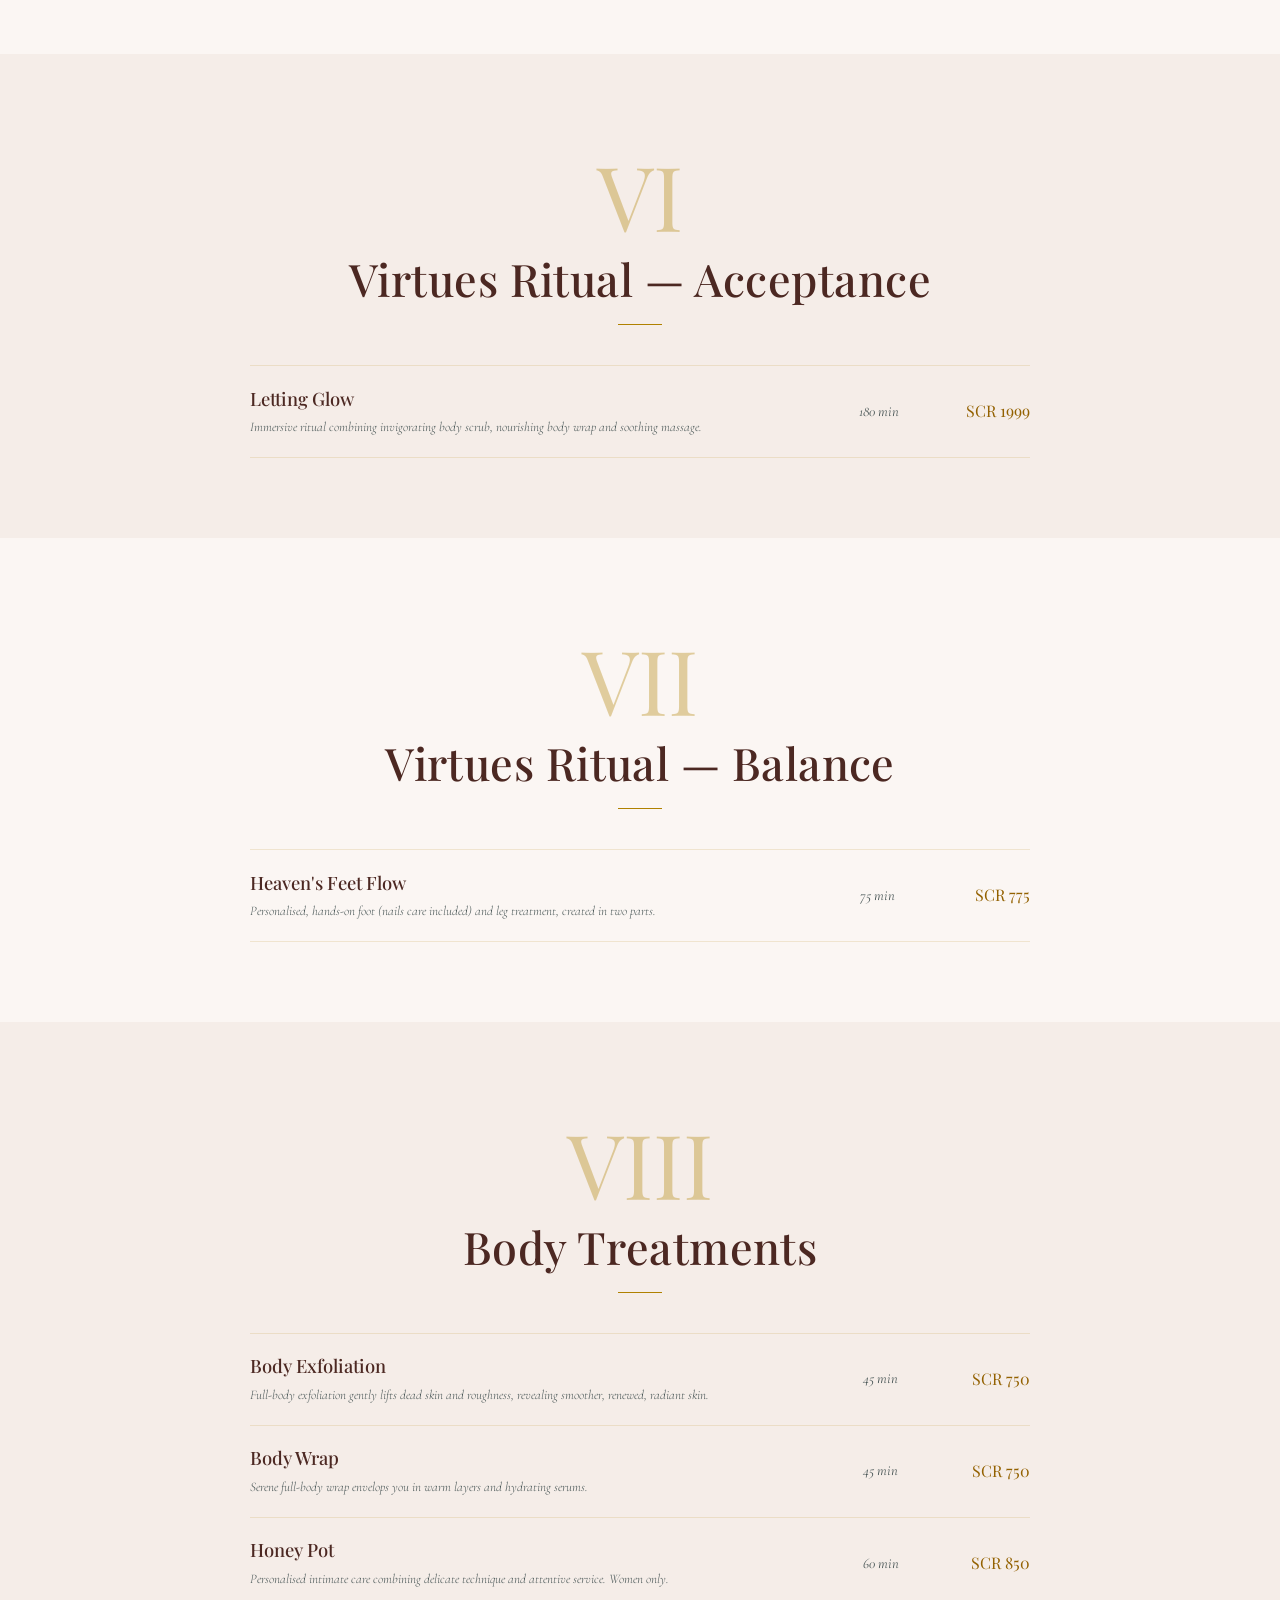
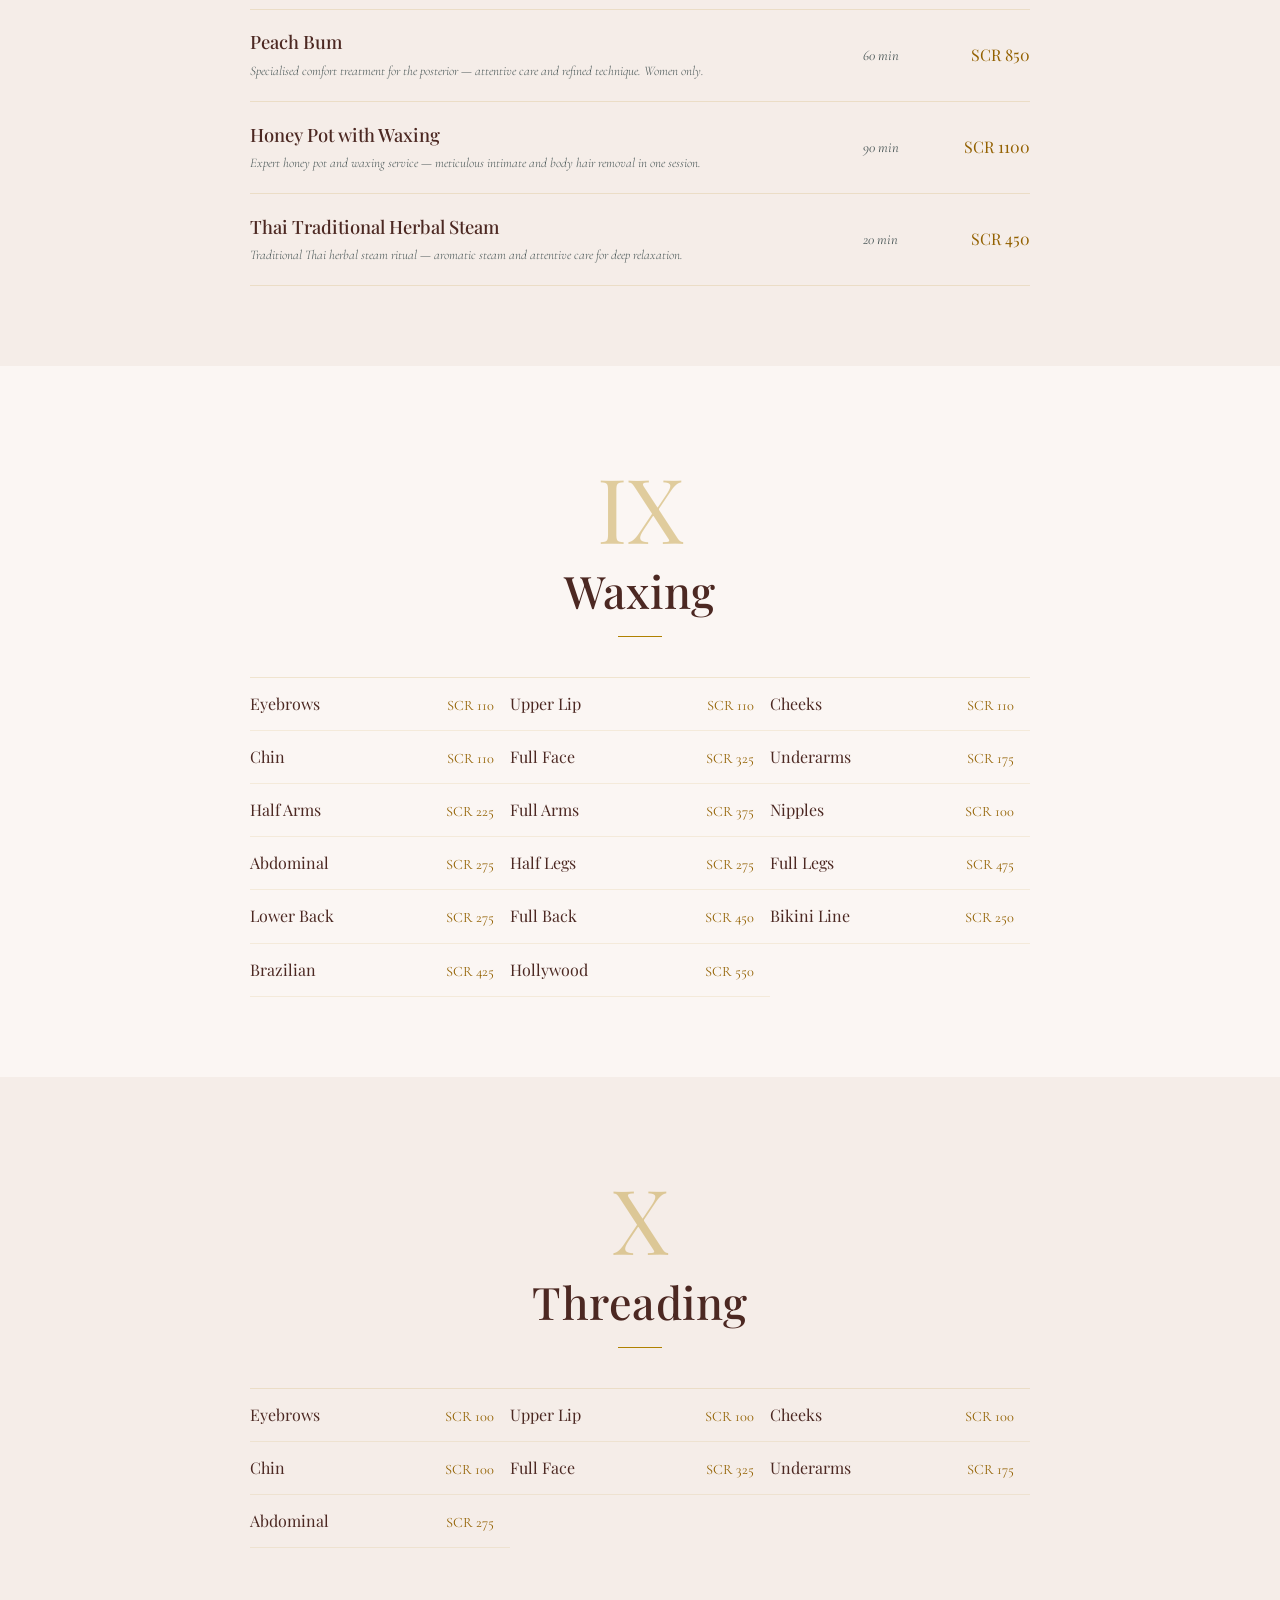
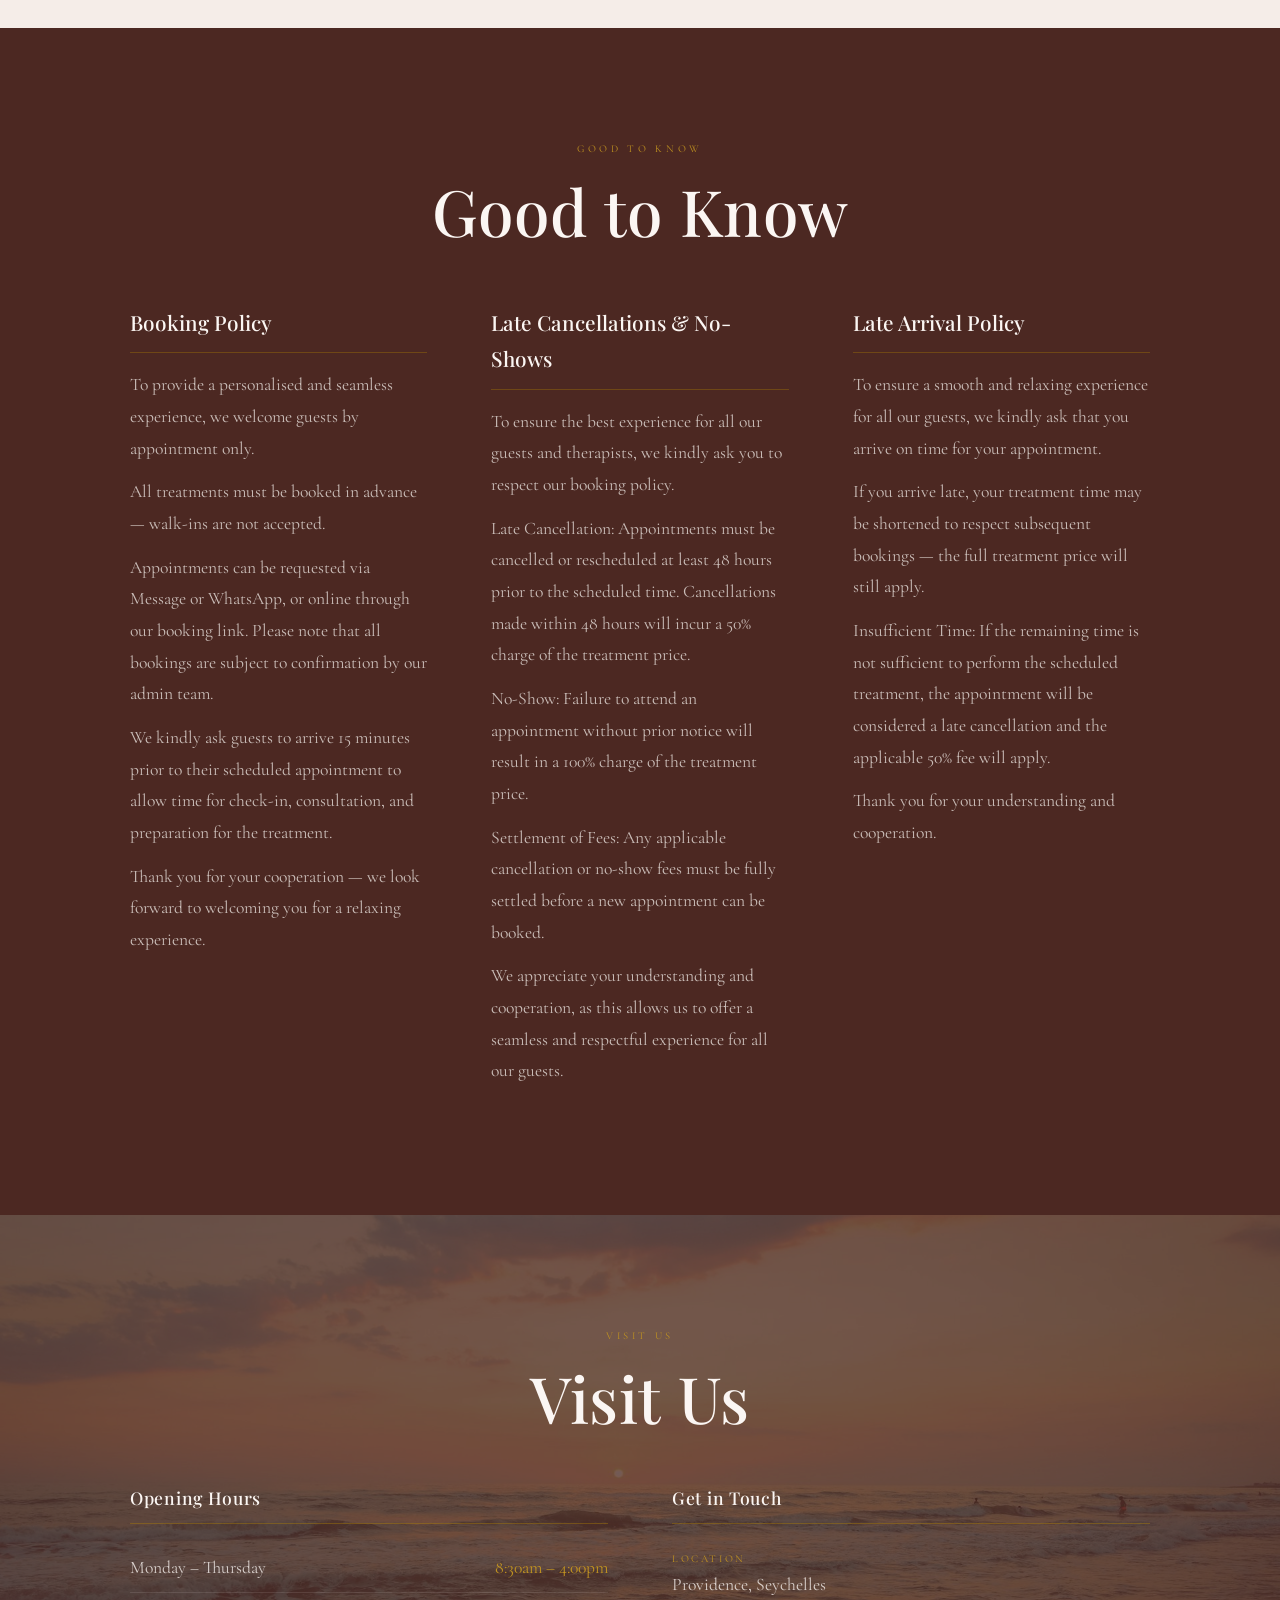
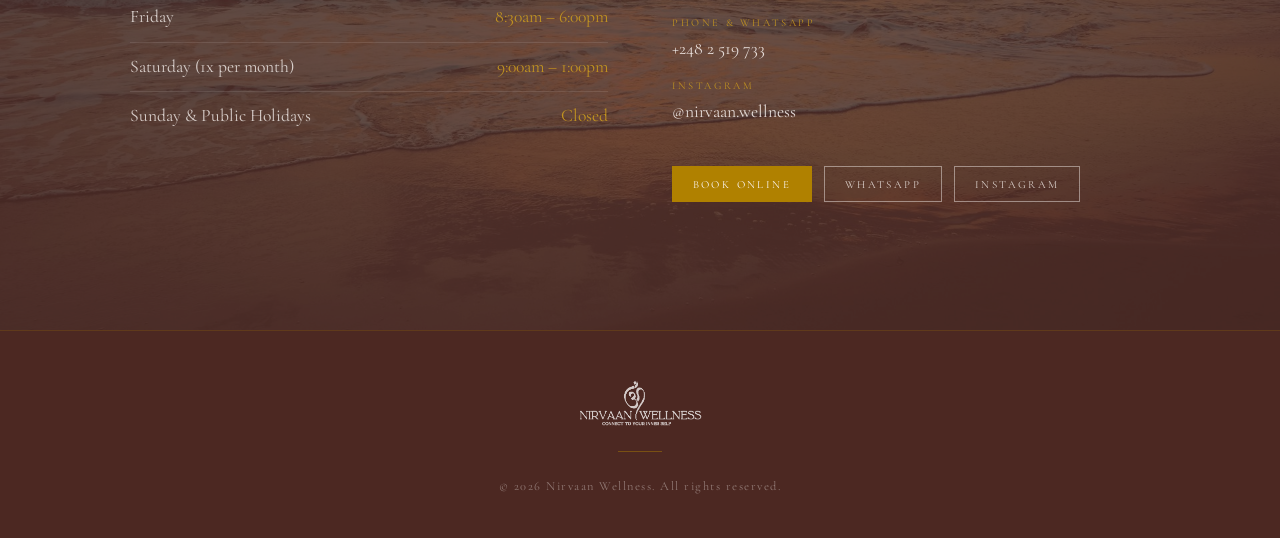
<file: table/index.html>
<!DOCTYPE html>
<html lang="en">
<head>
  <meta charset="UTF-8" />
  <meta name="viewport" content="width=device-width, initial-scale=1.0" />
  <title>Nirvaan Wellness</title>
  <meta name="description" content="Nirvaan Wellness — Connect to Your Inner Self. Massages, holistic rituals, skin care and body treatments in Providence, Seychelles." />
  <meta name="author" content="Upper Deck Studio" />
  <meta name="robots" content="noindex, nofollow" />
  <!-- Designed & built by Upper Deck Studio · A388 -->
  <link rel="icon" href="../assets/logo.png" type="image/png" />
  <link rel="preconnect" href="https://fonts.googleapis.com" />
  <link rel="preconnect" href="https://fonts.gstatic.com" crossorigin />
  <link href="https://fonts.googleapis.com/css2?family=Cormorant+Garamond:ital,wght@0,300;0,400;0,500;1,300;1,400;1,500&family=Playfair+Display:ital,wght@0,400;0,500;0,700;1,400&display=swap" rel="stylesheet" />
  <link rel="stylesheet" href="../styles.css" />
</head>
<body>

  <header class="site-header" id="site-header">
    <a href="#home" class="brand">
      <img src="../assets/logo.png" alt="Nirvaan Wellness" class="brand-logo" />
    </a>
    <nav class="main-nav" id="main-nav">
      <ul id="nav-links"></ul>
    </nav>
    <div class="header-right">
      <a href="#" class="header-cta" id="header-cta" target="_blank" rel="noopener">Book a Treatment</a>
      <button class="nav-toggle" id="nav-toggle" aria-label="Open navigation" aria-expanded="false">
        <span></span><span></span><span></span>
      </button>
    </div>
  </header>
  <div class="nav-backdrop" id="nav-backdrop"></div>

  <section class="hero" id="home">
    <div class="hero-bg" id="hero-bg"></div>
    <div class="hero-overlay"></div>
    <div class="hero-content">
      <img src="../assets/logo.png" alt="Nirvaan Wellness" class="hero-logo" />
      <div class="hero-rule"></div>
      <p class="hero-tagline" id="hero-tagline"></p>
      <a href="#" class="btn-hero" id="hero-cta" target="_blank" rel="noopener">Book a Treatment</a>
      <p class="hero-secondary" id="hero-secondary"></p>
    </div>
  </section>

  <section class="manifesto" id="manifesto">
    <div class="manifesto-rule"></div>
    <blockquote class="manifesto-quote" id="manifesto-quote"></blockquote>
    <div class="manifesto-rule"></div>
  </section>

  <section class="philosophy" id="philosophy">
    <div class="container">
      <p class="section-label">Philosophy</p>
      <h2 id="philosophy-heading"></h2>
    </div>
    <div class="philosophy-image">
      <img id="philosophy-img" src="" alt="Meditation at sunrise" loading="lazy" />
    </div>
    <div class="container">
      <div class="philosophy-text" id="philosophy-paragraphs"></div>
    </div>
  </section>

  <section class="virtues-intro" id="virtues">
    <div class="container">
      <p class="section-label">Our Services</p>
      <h2 class="virtues-heading" id="virtues-heading"></h2>
      <p class="virtues-intro-text" id="virtues-intro-text"></p>
      <nav class="chapter-nav" id="chapter-nav"></nav>
    </div>
  </section>

  <div id="service-chapters"></div>

  <section class="policies" id="policies">
    <div class="container">
      <p class="section-label">Good to Know</p>
      <h2>Good to Know</h2>
      <div class="policies-grid" id="policies-list"></div>
    </div>
  </section>

  <section class="contact" id="contact">
    <div class="contact-bg" id="contact-bg"></div>
    <div class="contact-overlay"></div>
    <div class="container contact-inner">
      <p class="section-label section-label--light">Visit Us</p>
      <h2 class="contact-heading">Visit Us</h2>
      <div class="contact-grid">
        <div class="contact-col">
          <h3>Opening Hours</h3>
          <table class="hours-table" id="hours-table"></table>
        </div>
        <div class="contact-col">
          <h3>Get in Touch</h3>
          <ul class="contact-details" id="contact-details"></ul>
          <div class="contact-actions" id="contact-actions"></div>
        </div>
      </div>
    </div>
  </section>

  <footer class="site-footer">
    <div class="container footer-inner">
      <img src="../assets/logo.png" alt="Nirvaan Wellness" class="footer-logo" loading="lazy" />
      <div class="footer-rule"></div>
      <p id="footer-text"></p>
    </div>
  </footer>

  <div class="fab" id="fab"></div>

  <script>
    window.NIRVAAN_LAYOUT  = 'table';
    window.NIRVAAN_CONTENT = '../content.json';
    window.NIRVAAN_BASE    = '../';
  </script>
  <script src="../app.js"></script>
</body>
</html>
</file>
<file: styles.css>
/* ==========================================================================
   Nirvaan Wellness — Sacred Stillness
   Warm editorial luxury. Colour/font vars set at runtime from content.json.
   ========================================================================== */

:root {
  --color-gold:        #b08100;
  --color-gold-dark:   #936100;
  --color-gold-light:  #c19320;
  --color-cream:       #fbf6f3;
  --color-parchment:   #f0e3c2;
  --color-tan:         #b3a37a;
  --color-brown-dark:  #4c2822;
  --color-brown-mid:   #705d2e;
  --color-sage:        #699798;
  --color-sage-light:  #b6c2c5;
  --color-sage-dark:   #4a5757;

  --font-heading: 'Playfair Display', serif;
  --font-body:    'Cormorant Garamond', serif;

  --max-width:    1100px;
  --header-h:     76px;
}

/* ── Reset ──────────────────────────────────────────────────── */
*, *::before, *::after { box-sizing: border-box; margin: 0; padding: 0; }
html { scroll-behavior: smooth; font-size: 16px; }

body {
  font-family: var(--font-body);
  font-size: 1.35rem;
  line-height: 1.75;
  color: var(--color-brown-dark);
  background: var(--color-cream);
}

img { display: block; max-width: 100%; }
a { text-decoration: none; color: inherit; }

.container {
  max-width: var(--max-width);
  margin: 0 auto;
  padding: 0 40px;
}

/* ── Scroll reveal ──────────────────────────────────────────── */
.reveal {
  opacity: 0;
  transform: translateY(28px);
  transition: opacity 0.75s ease, transform 0.75s ease;
}
.reveal.visible {
  opacity: 1;
  transform: translateY(0);
}

/* ── Section label (small caps above headings) ──────────────── */
.section-label {
  font-family: var(--font-body);
  font-size: 0.65rem;
  letter-spacing: 0.35em;
  text-transform: uppercase;
  color: var(--color-gold);
  text-align: center;
  margin-bottom: 1rem;
}
.section-label--light { color: var(--color-gold-light); }

/* ── Shared h2 ──────────────────────────────────────────────── */
h2 {
  font-family: var(--font-heading);
  font-weight: 500;
  font-size: clamp(2.4rem, 5vw, 4rem);
  line-height: 1.15;
  letter-spacing: 0.01em;
  text-align: center;
  color: var(--color-brown-dark);
  margin-bottom: 1.2rem;
}

/* ── Gold rule (decorative horizontal line) ─────────────────── */
.gold-rule {
  width: 56px;
  height: 1px;
  background: var(--color-gold);
  margin: 0 auto;
}

/* ==========================================================================
   Header
   ========================================================================== */

.site-header {
  position: fixed;
  top: 0; left: 0; right: 0;
  z-index: 200;
  height: var(--header-h);
  display: flex;
  align-items: center;
  justify-content: space-between;
  padding: 0 40px;
  background: transparent;
  transition: background 0.35s, border-bottom 0.35s;
}

.site-header.scrolled {
  background: var(--color-cream);
  border-bottom: 1px solid rgba(176, 129, 0, 0.18);
}

.brand-logo {
  height: 52px;
  width: auto;
  filter: drop-shadow(0 1px 8px rgba(0,0,0,0.2));
}

.main-nav ul {
  display: flex;
  gap: 2.5rem;
  list-style: none;
}

.main-nav a {
  font-family: var(--font-body);
  font-size: 0.68rem;
  letter-spacing: 0.28em;
  text-transform: uppercase;
  color: rgba(251, 246, 243, 0.88);
  opacity: 1;
  transition: color 0.2s;
}
.main-nav a:hover { color: var(--color-gold-light); }

.site-header.scrolled .main-nav a {
  color: var(--color-brown-dark);
  opacity: 0.85;
}
.site-header.scrolled .main-nav a:hover { opacity: 1; color: var(--color-gold); }

.header-right { display: flex; align-items: center; gap: 1.5rem; }

.header-cta {
  font-family: var(--font-body);
  font-size: 0.68rem;
  letter-spacing: 0.22em;
  text-transform: uppercase;
  color: rgba(251, 246, 243, 0.9);
  border: 1px solid rgba(251, 246, 243, 0.55);
  padding: 0.55em 1.4em;
  transition: background 0.2s, color 0.2s, border-color 0.2s;
}
.header-cta:hover { background: rgba(251, 246, 243, 0.15); border-color: rgba(251, 246, 243, 0.9); }

.site-header.scrolled .header-cta {
  color: var(--color-brown-dark);
  border-color: var(--color-gold);
}
.site-header.scrolled .header-cta:hover { background: var(--color-gold); color: var(--color-cream); }

.nav-toggle {
  display: none;
  flex-direction: column;
  gap: 5px;
  background: none;
  border: none;
  cursor: pointer;
  padding: 4px;
}
.nav-toggle span { display: block; width: 28px; height: 1.5px; background: var(--color-brown-dark); transition: 0.2s; }

/* ==========================================================================
   Hero
   ========================================================================== */

.hero {
  position: relative;
  height: 100vh;
  min-height: 640px;
  display: flex;
  align-items: center;
  justify-content: center;
  overflow: hidden;
}

.hero-bg {
  position: absolute; inset: 0;
  background-size: cover;
  background-position: center;
  transform: scale(1.04);
  transition: transform 8s ease-out;
}
.hero-bg.loaded { transform: scale(1); }

.hero-overlay {
  position: absolute; inset: 0;
  background: linear-gradient(
    to bottom,
    rgba(76, 40, 34, 0.22) 0%,
    rgba(76, 40, 34, 0.52) 60%,
    rgba(76, 40, 34, 0.65) 100%
  );
}

.hero-content {
  position: relative;
  z-index: 1;
  text-align: center;
  display: flex;
  flex-direction: column;
  align-items: center;
  gap: 0;
  padding: 0 24px;
}

.hero-logo {
  width: min(520px, 72vw);
  height: auto;
  margin-bottom: 2rem;
  filter: drop-shadow(0 4px 24px rgba(0,0,0,0.3));
}

.hero-rule {
  width: 52px;
  height: 1px;
  background: rgba(251, 246, 243, 0.6);
  margin-bottom: 1.4rem;
}

.hero-tagline {
  font-family: var(--font-body);
  font-size: 0.65rem;
  letter-spacing: 0.4em;
  text-transform: uppercase;
  color: rgba(251, 246, 243, 0.75);
  margin-bottom: 2.4rem;
}

.btn-hero {
  display: inline-block;
  font-family: var(--font-body);
  font-size: 0.68rem;
  letter-spacing: 0.28em;
  text-transform: uppercase;
  color: var(--color-cream);
  border: 1px solid rgba(251, 246, 243, 0.7);
  padding: 0.8em 2.4em;
  margin-bottom: 1.4rem;
  transition: background 0.25s, border-color 0.25s;
}
.btn-hero:hover {
  background: rgba(251, 246, 243, 0.15);
  border-color: var(--color-cream);
}

.hero-secondary {
  font-family: var(--font-body);
  font-size: 0.78rem;
  letter-spacing: 0.12em;
  color: rgba(251, 246, 243, 0.6);
}
.hero-secondary a { color: rgba(251, 246, 243, 0.75); text-decoration: underline; text-underline-offset: 3px; }
.hero-secondary a:hover { color: var(--color-cream); }

/* ==========================================================================
   Manifesto
   ========================================================================== */

.manifesto {
  background: var(--color-cream);
  padding: 7rem 40px;
  text-align: center;
  display: flex;
  flex-direction: column;
  align-items: center;
  gap: 3rem;
}

.manifesto-rule {
  width: 80px;
  height: 1px;
  background: var(--color-gold);
}

.manifesto-quote {
  font-family: var(--font-heading);
  font-style: italic;
  font-weight: 400;
  font-size: clamp(1.7rem, 3.2vw, 2.8rem);
  line-height: 1.4;
  color: var(--color-brown-mid);
  max-width: 820px;
  quotes: none;
}

/* ==========================================================================
   Philosophy
   ========================================================================== */

.philosophy {
  background: var(--color-parchment);
  padding: 7rem 0 8rem;
}

.philosophy .container { max-width: 680px; }

.philosophy h2 { margin-bottom: 3rem; }

.philosophy-image {
  width: 100%;
  height: clamp(320px, 42vw, 560px);
  overflow: hidden;
  margin: 0 0 4rem;
}
.philosophy-image img {
  width: 100%;
  height: 100%;
  object-fit: cover;
  object-position: center 30%;
}

.philosophy-text {
  text-align: center;
  max-width: 640px;
  margin: 0 auto;
}
.philosophy-text p {
  font-size: 1.2rem;
  color: var(--color-brown-mid);
  font-style: italic;
  line-height: 1.85;
}

/* ==========================================================================
   Virtues intro
   ========================================================================== */

.virtues-intro {
  background: var(--color-cream);
  padding: 7rem 0 5rem;
  text-align: center;
}

.virtues-heading { margin-bottom: 1rem; }

.virtues-intro-text {
  font-family: var(--font-heading);
  font-style: italic;
  font-size: 1.2rem;
  color: var(--color-brown-mid);
  max-width: 580px;
  margin: 0 auto 3.5rem;
}

/* Chapter navigation */
.chapter-nav {
  display: flex;
  flex-wrap: wrap;
  justify-content: center;
  gap: 0.2rem 0;
}

.chapter-nav a {
  font-family: var(--font-body);
  font-size: 0.68rem;
  letter-spacing: 0.22em;
  text-transform: uppercase;
  color: var(--color-brown-mid);
  padding: 0.4em 1em;
  transition: color 0.2s;
}
.chapter-nav a:hover { color: var(--color-gold); }
.chapter-nav .sep {
  color: var(--color-gold);
  opacity: 0.4;
  display: flex;
  align-items: center;
  font-size: 0.6rem;
}

/* ==========================================================================
   Service chapters
   ========================================================================== */

.service-chapter {
  padding: 6rem 0 5rem;
}
.service-chapter:nth-child(odd)  { background: var(--color-cream); }
.service-chapter:nth-child(even) { background: #f5ede8; }

.chapter-inner {
  max-width: var(--max-width);
  margin: 0 auto;
  padding: 0 40px;
}

.chapter-numeral {
  font-family: var(--font-heading);
  font-size: clamp(3.5rem, 7vw, 6rem);
  font-weight: 400;
  color: var(--color-gold);
  opacity: 0.35;
  line-height: 1;
  margin-bottom: 0.15em;
  text-align: center;
}

.chapter-name {
  font-family: var(--font-heading);
  font-size: clamp(1.8rem, 3.5vw, 2.8rem);
  font-weight: 500;
  color: var(--color-brown-dark);
  text-align: center;
  margin-bottom: 0.2em;
}

.chapter-subtitle {
  font-family: var(--font-body);
  font-style: italic;
  font-size: 1rem;
  color: var(--color-sage-dark);
  text-align: center;
  letter-spacing: 0.06em;
  margin-bottom: 0.6em;
}

.chapter-rule {
  width: 44px;
  height: 1px;
  background: var(--color-gold);
  margin: 1.2rem auto 2.5rem;
}

.chapter-note {
  font-style: italic;
  font-size: 1.05rem;
  color: var(--color-sage-dark);
  text-align: center;
  margin-bottom: 2rem;
}

/* Service menu table — chapter style */
.service-menu {
  width: 100%;
  border-collapse: collapse;
  max-width: 780px;
  margin: 0 auto;
}

.service-menu tr {
  border-bottom: 1px solid rgba(176, 129, 0, 0.15);
}
.service-menu tr:first-child { border-top: 1px solid rgba(176, 129, 0, 0.15); }

.service-menu td {
  padding: 1.05rem 0;
  vertical-align: top;
}

.service-menu .col-name {
  font-family: var(--font-heading);
  font-size: 1.15rem;
  font-weight: 500;
  color: var(--color-brown-dark);
  padding-right: 2rem;
}

.service-menu .col-duration {
  font-family: var(--font-body);
  font-style: italic;
  font-size: 0.9rem;
  color: var(--color-sage-dark);
  white-space: nowrap;
  padding-right: 2rem;
  vertical-align: middle;
}

.service-menu .col-price {
  font-family: var(--font-heading);
  font-size: 1rem;
  color: var(--color-gold-dark);
  white-space: nowrap;
  text-align: right;
  vertical-align: middle;
}

/* continuation rows: additional variants of the same treatment */
.service-menu .variant-extra td { padding-top: 0.25rem; padding-bottom: 0.85rem; border-top: none; }
.service-menu .variant-extra .col-name { color: transparent; user-select: none; font-size: 0.1rem; }

/* inline description below treatment name */
.service-menu .item-desc {
  display: block;
  font-family: var(--font-body);
  font-style: italic;
  font-size: 0.82rem;
  font-weight: 300;
  color: var(--color-sage-dark);
  line-height: 1.5;
  margin-top: 0.2rem;
  padding-bottom: 0.15rem;
}

/* Compact grid (waxing, threading) */
.service-compact {
  max-width: 780px;
  margin: 0 auto;
  display: grid;
  grid-template-columns: repeat(auto-fill, minmax(220px, 1fr));
  gap: 0;
  border-top: 1px solid rgba(176, 129, 0, 0.15);
}

.compact-item {
  display: flex;
  justify-content: space-between;
  align-items: baseline;
  padding: 0.75rem 1rem 0.75rem 0;
  border-bottom: 1px solid rgba(176, 129, 0, 0.1);
  gap: 1rem;
}

.compact-item .item-name {
  font-family: var(--font-heading);
  font-size: 1rem;
  font-weight: 400;
  color: var(--color-brown-dark);
}

.compact-item .item-price {
  font-family: var(--font-body);
  font-size: 0.9rem;
  color: var(--color-gold-dark);
  white-space: nowrap;
  flex-shrink: 0;
}

/* ==========================================================================
   Services redirect (when showFullMenu is false)
   ========================================================================== */

.services-redirect {
  background: var(--color-cream);
  padding: 8rem 0;
  text-align: center;
}

.services-redirect h2 { margin-bottom: 1rem; }

.services-redirect-note {
  font-family: var(--font-heading);
  font-style: italic;
  font-size: 1.2rem;
  color: var(--color-brown-mid);
  max-width: 520px;
  margin: 0 auto 2.5rem;
}

.btn-services-redirect {
  display: inline-block;
  font-family: var(--font-body);
  font-size: 0.68rem;
  letter-spacing: 0.28em;
  text-transform: uppercase;
  color: var(--color-cream);
  background: var(--color-gold);
  border: 1px solid var(--color-gold);
  padding: 0.9em 2.8em;
  transition: background 0.2s, border-color 0.2s;
}
.btn-services-redirect:hover { background: var(--color-gold-dark); border-color: var(--color-gold-dark); }

/* ==========================================================================
   Policies
   ========================================================================== */

.policies {
  background: var(--color-brown-dark);
  padding: 7rem 0 8rem;
}

.policies .section-label { color: var(--color-gold-light); }
.policies h2 { color: var(--color-cream); }
.policies h2::after { display: none; }

.policies-grid {
  display: grid;
  grid-template-columns: repeat(auto-fit, minmax(280px, 1fr));
  gap: 3rem 4rem;
  margin-top: 3.5rem;
}

.policy-card h3 {
  font-family: var(--font-heading);
  font-size: 1.3rem;
  font-weight: 500;
  color: var(--color-cream);
  margin-bottom: 1rem;
  padding-bottom: 0.75rem;
  border-bottom: 1px solid rgba(176, 129, 0, 0.35);
}

.policy-card p {
  font-size: 1.1rem;
  line-height: 1.8;
  color: rgba(251, 246, 243, 0.72);
  margin-bottom: 0.75rem;
}
.policy-card p:last-child { margin-bottom: 0; }

/* ==========================================================================
   Contact
   ========================================================================== */

.contact {
  position: relative;
  padding: 7rem 0 8rem;
  overflow: hidden;
}

.contact-bg {
  position: absolute; inset: 0;
  background-size: cover;
  background-position: center;
}

.contact-overlay {
  position: absolute; inset: 0;
  background: rgba(76, 40, 34, 0.76);
}

.contact-inner { position: relative; z-index: 1; }

.contact .section-label { color: var(--color-gold-light); }
.contact-heading { color: var(--color-cream); margin-bottom: 3rem; }

.contact-grid {
  display: grid;
  grid-template-columns: 1fr 1fr;
  gap: 4rem;
  margin-top: 2rem;
}

.contact-col h3 {
  font-family: var(--font-heading);
  font-size: 1.1rem;
  font-weight: 500;
  color: var(--color-cream);
  letter-spacing: 0.04em;
  margin-bottom: 1.25rem;
  padding-bottom: 0.6rem;
  border-bottom: 1px solid rgba(176, 129, 0, 0.4);
}

.hours-table { width: 100%; border-collapse: collapse; }
.hours-table tr { border-bottom: 1px solid rgba(251,246,243,0.1); }
.hours-table tr:last-child { border-bottom: none; }
.hours-table td { padding: 0.55rem 0; font-size: 1.1rem; color: rgba(251,246,243,0.78); }
.hours-table td:last-child { text-align: right; color: var(--color-gold-light); }

.contact-details { list-style: none; margin-bottom: 2rem; }
.contact-details li { padding: 0.4rem 0; font-size: 1.1rem; color: rgba(251,246,243,0.78); }
.contact-details .label { font-size: 0.65rem; letter-spacing: 0.25em; text-transform: uppercase; color: var(--color-gold-light); display: block; margin-bottom: 0.15em; }
.contact-details a { color: rgba(251,246,243,0.85); }
.contact-details a:hover { color: var(--color-cream); }

.contact-actions { display: flex; flex-wrap: wrap; gap: 0.8rem; }

.btn-contact {
  font-family: var(--font-body);
  font-size: 0.68rem;
  letter-spacing: 0.22em;
  text-transform: uppercase;
  padding: 0.7em 1.8em;
  border: 1px solid;
  transition: background 0.2s, color 0.2s;
  cursor: pointer;
}
.btn-contact-primary {
  background: var(--color-gold);
  border-color: var(--color-gold);
  color: var(--color-cream);
}
.btn-contact-primary:hover { background: var(--color-gold-dark); border-color: var(--color-gold-dark); }
.btn-contact-secondary {
  background: transparent;
  border-color: rgba(251,246,243,0.45);
  color: rgba(251,246,243,0.8);
}
.btn-contact-secondary:hover { border-color: var(--color-cream); color: var(--color-cream); }

/* ==========================================================================
   Footer
   ========================================================================== */

.site-footer {
  background: var(--color-brown-dark);
  border-top: 1px solid rgba(176,129,0,0.2);
  padding: 3rem 0 2.5rem;
}

.footer-inner {
  display: flex;
  flex-direction: column;
  align-items: center;
  text-align: center;
  gap: 1.5rem;
}

.footer-logo {
  height: 48px;
  width: auto;
  opacity: 0.75;
  filter: brightness(0) invert(1);
}

.footer-rule {
  width: 44px;
  height: 1px;
  background: rgba(176,129,0,0.45);
}

.footer-inner p {
  font-size: 0.78rem;
  letter-spacing: 0.12em;
  color: rgba(251,246,243,0.4);
}

/* ==========================================================================
   Responsive
   ========================================================================== */

@media (max-width: 900px) {
  .contact-grid { grid-template-columns: 1fr; gap: 2.5rem; }

  .service-compact { grid-template-columns: repeat(auto-fill, minmax(180px, 1fr)); }
}

/* ── Mobile nav backdrop ─────────────────────────────────────── */
.nav-backdrop {
  display: none;
  position: fixed;
  inset: 0;
  background: rgba(76, 40, 34, 0.45);
  z-index: 150;
}
.nav-backdrop.active { display: block; }

@media (max-width: 720px) {
  :root { --header-h: 68px; }

  .container { padding: 0 24px; }
  .site-header { padding: 0 24px; }
  .chapter-inner { padding: 0 24px; }

  .nav-toggle { display: flex; }

  /* Slide-in drawer from right — uses visibility+transform so transition works */
  .main-nav {
    position: fixed;
    top: 0;
    right: 0;
    bottom: 0;
    width: min(300px, 82vw);
    background: var(--color-cream);
    padding: calc(var(--header-h) + 2rem) 36px 2.5rem;
    transform: translateX(100%);
    transition: transform 0.38s cubic-bezier(0.4, 0, 0.2, 1);
    visibility: hidden;
    z-index: 160;
    box-shadow: -8px 0 40px rgba(76, 40, 34, 0.15);
    border-left: 1px solid rgba(176, 129, 0, 0.12);
  }

  .main-nav ul {
    flex-direction: column;
    gap: 1.75rem;
  }

  .main-nav a {
    font-size: 0.82rem;
    letter-spacing: 0.22em;
    color: var(--color-brown-dark);
    opacity: 0.85;
  }
  .main-nav a:hover { opacity: 1; color: var(--color-gold); }

  .site-header.nav-open .main-nav {
    transform: translateX(0);
    visibility: visible;
  }

  .header-cta { display: none; }

  .manifesto { padding: 5rem 24px; }

  .philosophy { padding: 5rem 0 6rem; }
  .philosophy .container { padding: 0 24px; }
  .philosophy-image { height: clamp(240px, 55vw, 420px); }

  .virtues-intro { padding: 5rem 0 4rem; }

  .service-chapter { padding: 4.5rem 0 4rem; }

  /* Reflow service table on mobile: stack name+duration, keep price right */
  .service-menu tr { display: flex; flex-wrap: wrap; align-items: baseline; border-bottom: 1px solid rgba(176,129,0,0.15); }
  .service-menu tr:first-child { border-top: 1px solid rgba(176,129,0,0.15); }
  .service-menu td { display: block; border: none; padding: 0; }
  .service-menu .col-name { width: 100%; padding: 0.75rem 0 0.1rem; font-size: 1.1rem; }
  .service-menu .col-duration { flex: 1; font-size: 0.78rem; padding-bottom: 0.65rem; }
  .service-menu .col-price { font-size: 0.95rem; padding-bottom: 0.65rem; }
  .service-menu .variant-extra .col-name { padding-top: 0; width: 100%; }
  .service-menu .variant-extra .col-duration { padding-top: 0; }
  .service-menu .item-desc { font-size: 0.8rem; }

  .service-compact { grid-template-columns: 1fr 1fr; }

  .policies { padding: 5rem 0 6rem; }
  .policies-grid { grid-template-columns: 1fr; gap: 2.5rem; }

  .contact { padding: 5rem 0 6rem; }

  .chapter-nav { gap: 0.1rem; }
  .chapter-nav a { font-size: 0.62rem; letter-spacing: 0.16em; padding: 0.35em 0.7em; }
}

/* ==========================================================================
   Service cards layout (v2 — serviceDisplay: "cards")
   ========================================================================== */

.service-card-grid {
  max-width: 900px;
  margin: 0 auto;
  display: grid;
  grid-template-columns: repeat(auto-fill, minmax(260px, 1fr));
  gap: 1.25rem;
}

.service-card {
  background: rgba(255, 255, 255, 0.55);
  border: 1px solid rgba(176, 129, 0, 0.2);
  padding: 1.5rem;
  display: flex;
  flex-direction: column;
  gap: 0.6rem;
}

.card-name {
  font-family: var(--font-heading);
  font-size: 1.1rem;
  font-weight: 500;
  color: var(--color-brown-dark);
  margin-bottom: 0.15rem;
}

.card-variants { display: flex; flex-direction: column; }

.card-variant {
  display: flex;
  justify-content: space-between;
  align-items: baseline;
  gap: 1rem;
  padding: 0.3rem 0;
  border-top: 1px solid rgba(176, 129, 0, 0.1);
}
.card-variant:first-child { border-top: none; }

.card-duration {
  font-family: var(--font-body);
  font-style: italic;
  font-size: 0.85rem;
  color: var(--color-sage-dark);
}

.card-price {
  font-family: var(--font-heading);
  font-size: 0.95rem;
  color: var(--color-gold-dark);
  white-space: nowrap;
  flex-shrink: 0;
}

.card-description {
  font-family: var(--font-body);
  font-style: italic;
  font-size: 0.92rem;
  color: var(--color-brown-mid);
  line-height: 1.65;
  margin-top: 0.2rem;
}

@media (max-width: 720px) {
  .service-card-grid { grid-template-columns: 1fr 1fr; gap: 0.75rem; }
  .service-card { padding: 1rem 0.9rem; gap: 0.4rem; }
  .card-name { font-size: 0.95rem; }
  .card-duration { font-size: 0.78rem; }
  .card-price { font-size: 0.88rem; }
  .card-description { font-size: 0.84rem; }
}

/* ==========================================================================
   FAB — floating action button (speed-dial, mobile only)
   ========================================================================== */

/* Mobile-only: hidden by default, shown below 720px */
.fab {
  position: fixed;
  bottom: 2rem;
  right: 1.5rem;
  z-index: 300;
  display: none;
  flex-direction: column;
  align-items: flex-end;
  gap: 0.65rem;
}

@media (max-width: 720px) {
  .fab { display: flex; }
}

.fab-toggle {
  width: 52px;
  height: 52px;
  border-radius: 50%;
  background: var(--color-gold);
  border: none;
  cursor: pointer;
  display: flex;
  align-items: center;
  justify-content: center;
  color: var(--color-cream);
  box-shadow: 0 4px 18px rgba(144, 97, 0, 0.38);
  transition: background 0.2s, transform 0.2s;
  flex-shrink: 0;
}

.fab-toggle:hover { background: var(--color-gold-dark); transform: scale(1.06); }
.fab-toggle svg { transition: transform 0.25s cubic-bezier(0.4, 0, 0.2, 1); }
.fab.open .fab-toggle svg { transform: rotate(45deg); }

.fab-channels {
  display: flex;
  flex-direction: column;
  align-items: flex-end;
  gap: 0.55rem;
  opacity: 0;
  pointer-events: none;
  transform: translateY(8px);
  transition: opacity 0.22s ease, transform 0.22s ease;
}

.fab.open .fab-channels {
  opacity: 1;
  pointer-events: auto;
  transform: translateY(0);
}

/* Speed-dial actions — icon-only circles */
.fab-action {
  width: 44px;
  height: 44px;
  border-radius: 50%;
  display: flex;
  align-items: center;
  justify-content: center;
  color: #fff;
  text-decoration: none;
  box-shadow: 0 3px 12px rgba(0, 0, 0, 0.22);
  transition: transform 0.15s, box-shadow 0.15s;
  flex-shrink: 0;
}

.fab-action:hover { transform: scale(1.08); box-shadow: 0 4px 16px rgba(0,0,0,0.28); }

.fab-heygoldie { background: var(--color-gold); }
.fab-whatsapp  { background: #25D366; }
.fab-instagram {
  background: linear-gradient(135deg, #f09433 0%, #e6683c 25%, #dc2743 50%, #cc2366 75%, #bc1888 100%);
}
</file>
